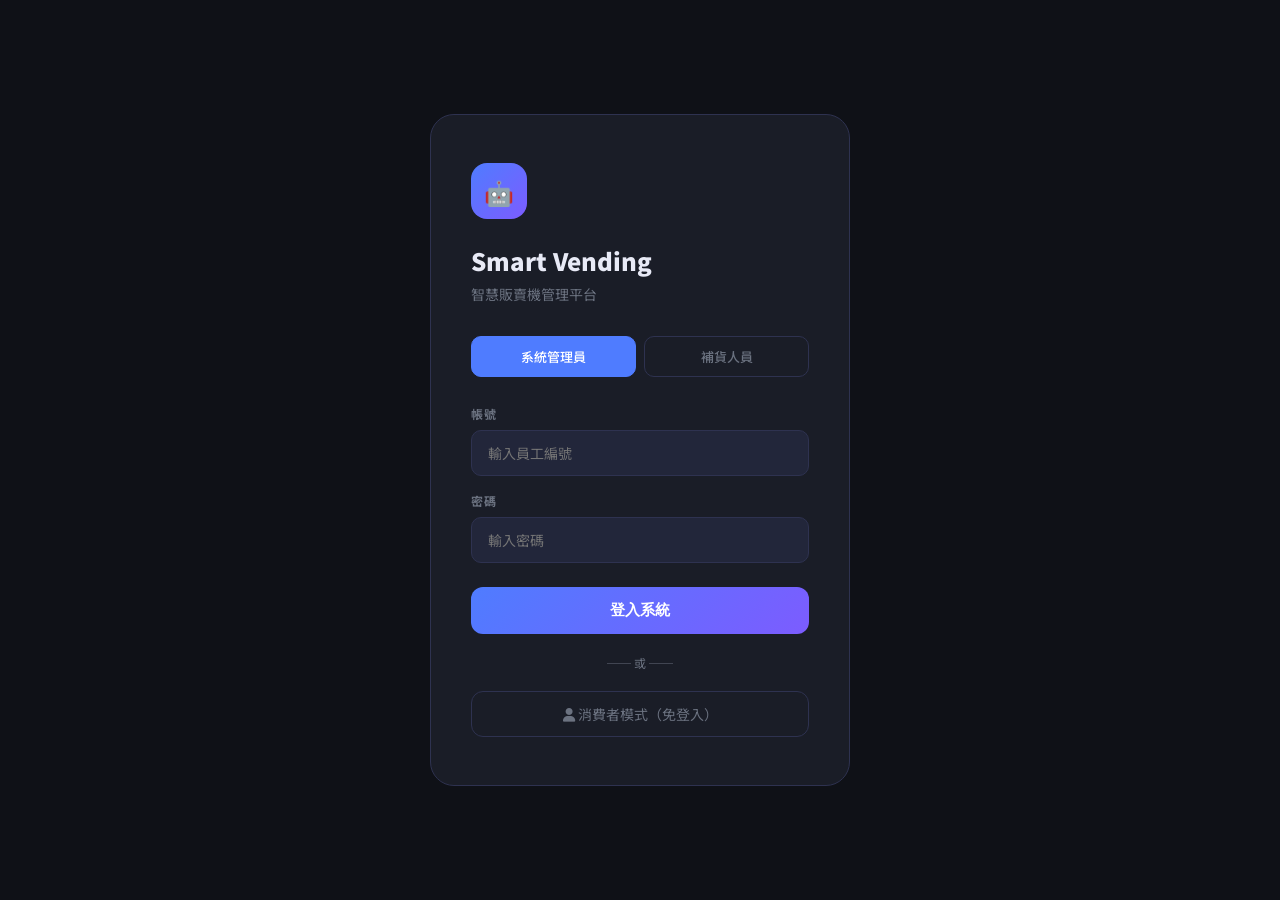
<file: frontend/smart-vending/index.html>
<!DOCTYPE html>
<html lang="zh-TW">
<head>
    <meta charset="UTF-8">
    <meta name="viewport" content="width=device-width, initial-scale=1.0">
    <title>智慧販賣機管理平台</title>
    <link rel="preconnect" href="https://fonts.googleapis.com">
    <link href="https://fonts.googleapis.com/css2?family=Noto+Sans+TC:wght@400;500;700;900&family=JetBrains+Mono:wght@400;700&display=swap" rel="stylesheet">
    <link rel="stylesheet" href="https://cdnjs.cloudflare.com/ajax/libs/font-awesome/6.0.0/css/all.min.css">
    <link rel="stylesheet" href="css/style.css">
</head>
<body>

<!-- ═══════════════ LOGIN ═══════════════ -->
<div id="login-screen">
    <div class="login-card">
        <div class="login-logo">🤖</div>
        <h1>Smart Vending</h1>
        <p>智慧販賣機管理平台</p>

        <div class="role-tabs" id="role-tabs">
            <button class="role-tab active" onclick="selectRole('admin', this)">系統管理員</button>
            <button class="role-tab" onclick="selectRole('staff', this)">補貨人員</button>
        </div>

        <div id="login-form">
            <div class="form-group">
                <label>帳號</label>
                <input type="text" id="inp-id" placeholder="輸入員工編號" />
            </div>
            <div class="form-group">
                <label>密碼</label>
                <input type="password" id="inp-pw" placeholder="輸入密碼" onkeydown="if(event.key==='Enter')doLogin()" />
            </div>
            <p class="error-msg" id="login-err">帳號或密碼錯誤，請重試</p>
            <button class="btn-login" onclick="doLogin()">登入系統</button>
            <div id="register-link" style="text-align:center;margin-top:12px;display:none">
                 
            </div>
        </div>
        <div id="register-form" style="display:none">
             <div class="form-group">
                <label>姓名</label>
                <input type="text" id="inp-reg-name" placeholder="輸入真實姓名" />
            </div>
            <div class="form-group">
                <label>帳號</label>
                <input type="text" id="inp-reg-account" placeholder="設定登入帳號" />
            </div>
            <div class="form-group">
                <label>密碼</label>
                <input type="password" id="inp-reg-pw" placeholder="設定密碼" />
            </div>
            <p class="error-msg" id="reg-err"></p>
            <button class="btn-login" onclick="doRegister()">註冊帳號</button>
            <button onclick="toggleRegister(false)" style="width:100%;margin-top:8px;padding:10px;background:transparent;border:none;color:var(--muted);cursor:pointer;font-family:inherit;">← 返回登入</button>
        </div>
        <div class="divider">── 或 ──</div>
        <button class="btn-consumer" onclick="loginConsumer()">
            <i class="fas fa-user mr-1"></i> 消費者模式（免登入）
        </button>
    </div>
</div>

<!-- ═══════════════ ADMIN ═══════════════ -->
<div id="admin-view">
    <aside>
        <div class="sidebar-header">
            <h2>⚡ Smart Vending</h2>
            <span class="badge" id="role-badge"></span>
        </div>
        <nav>
            <button class="nav-item active" id="nav-dashboard" onclick="switchTab('dashboard')">
                <i class="fas fa-home"></i> 營運概覽
            </button>
            <button class="nav-item" id="nav-machines" onclick="switchTab('machines')">
                <i class="fas fa-box-open"></i> 機台管理
            </button>
            <button class="nav-item" id="nav-tasks" onclick="switchTab('tasks')">
                <i class="fas fa-truck-loading"></i> 補貨任務
            </button>
            <button class="nav-item manager-only" id="nav-sales" onclick="switchTab('sales')" style="display:none">
                <i class="fas fa-chart-pie"></i> 銷售分析
            </button>
            <button class="nav-item manager-only" id="nav-teams" onclick="switchTab('teams')" style="display:none">
                <i class="fas fa-users"></i> 團隊管理
            </button>
            <button class="nav-item manager-only" id="nav-regions" onclick="switchTab('regions')" style="display:none">
                <i class="fas fa-map-marked-alt"></i> 地區管理
            </button>
            <button class="nav-item manager-only" id="nav-users" onclick="switchTab('users')" style="display:none">
                <i class="fas fa-user-shield"></i> 帳號管理
            </button>
            <button class="nav-item manager-only" id="nav-drinks" onclick="switchTab('drinks')" style="display:none">
                <i class="fas fa-mug-hot"></i> 飲料管理
            </button>
        </nav>
        <div class="sidebar-footer">
            <button class="btn-logout" onclick="logout()">
                <i class="fas fa-sign-out-alt"></i> 登出
            </button>
        </div>
    </aside>

    <button class="btn btn-ghost" onclick="refreshCurrentTab()" style="position:fixed;right:24px;bottom:24px;z-index:20;background:var(--surface);border:1px solid var(--border);box-shadow:0 4px 12px rgba(0,0,0,0.3);">🔄 刷新數據</button>    <main id="main-content"></main>
</div>

<!-- ═══════════════ CONSUMER ═══════════════ -->
<div id="consumer-view" style="display:none; min-height:100vh; background:linear-gradient(135deg,#1a1d27,#0f1117); align-items:center; justify-content:center; flex-direction:column; gap:16px;">
    <!-- 機台選擇列 -->
    <div id="machine-selector" style="display:flex;gap:8px;flex-wrap:wrap;justify-content:center;max-width:400px;padding:0 16px;"></div>
    <!-- 手機框 -->
    <div class="phone-frame">
        <div class="phone-top">
            <div class="phone-top-nav">
                <button onclick="logout()" style="background:rgba(255,255,255,.15);border:none;color:#fff;padding:6px 14px;border-radius:20px;cursor:pointer;font-size:13px;">← 返回</button>
                <span style="font-size:11px;opacity:.6;font-weight:700;text-transform:uppercase;letter-spacing:.1em;">附近販賣機</span>
                <div style="width:60px"></div>
            </div>
            <h3 id="consumer-machine-name">載入中...</h3>
            <p id="consumer-machine-id">機台編號: — </p>
        </div>
        <div class="phone-body">
            <p style="font-size:11px;color:var(--muted);font-weight:700;text-transform:uppercase;letter-spacing:.08em;margin-bottom:16px;">目前庫存狀態</p>
            <div id="consumer-inventory">
                <div style="text-align:center;color:var(--muted);padding:20px">載入中...</div>
            </div>
        </div>
    </div>
</div>

<!-- ═══════════════ MODAL: 改派補貨任務 ═══════════════ -->
<div class="modal-backdrop" id="modal-assign-task">
    <div class="modal">
        <h3>🚛 改派補貨任務</h3>
        <div class="form-group">
            <label>任務編號</label>
            <div style="color:var(--muted);font-family:var(--mono);font-size:14px;padding:8px;background:var(--surface2);border-radius:8px;" id="assign-task-id"></div>
        </div>
        <div class="form-group">
            <label>選擇新班組（只會覆蓋同一筆任務的 team，不會新增第二個 team）</label>
            <select id="assign-team-select" style="width:100%;padding:8px;border-radius:8px;border:1px solid var(--border);background:var(--surface2);color:var(--text);">
                <option value="">-- 載入中... --</option>
            </select>
        </div>
        <div class="modal-footer">
            <button class="btn btn-ghost" onclick="closeModal('modal-assign-task')">取消</button>
            <button class="btn btn-primary" onclick="submitAssignTask()">確認改派</button>
        </div>
    </div>
</div>

<!-- ═══════════════ MODAL: 新增分派任務 ═══════════════ -->
<div class="modal-backdrop" id="modal-new-assign">
    <div class="modal">
        <h3>➕ 新增分派任務</h3>
        <div class="form-group">
            <label>選擇機台</label>
            <input type="text" id="machine-search-input" placeholder="🔍 輸入機台名稱或地區篩選..."
                oninput="filterMachineOptions()"
                style="width:100%;padding:8px 12px;background:var(--surface2);border:1px solid var(--border);border-radius:8px 8px 0 0;color:var(--text);font-family:inherit;font-size:13px;border-bottom:none;" />
            <select id="new-assign-machine" size="4" onchange="updateAssignTeamOptions()"
                style="width:100%;padding:8px;border-radius:0 0 8px 8px;border:1px solid var(--border);background:var(--surface2);color:var(--text);font-family:inherit;">
                <option value="">-- 載入中... --</option>
            </select>
        </div>
        <div class="form-group">
            <label>班組</label>
            <select id="new-assign-team" style="width:100%;padding:8px;border-radius:8px;border:1px solid var(--border);background:var(--surface2);color:var(--text);">
                <option value="">-- 選擇班組 --</option>
            </select>
        </div>
        <div class="form-group">
            <label>任務類型</label>
            <input type="text" id="new-assign-type" placeholder="例：Regular Refill" value="Regular Refill" />
        </div>
        <div class="modal-footer">
            <button class="btn btn-ghost" onclick="closeModal('modal-new-assign')">取消</button>
            <button class="btn btn-primary" onclick="submitNewAssign()">確認新增</button>
        </div>
    </div>
</div>

<!-- ═══════════════ MODAL: 新增機台 ═══════════════ -->
<div class="modal-backdrop" id="modal-add-machine">
    <div class="modal modal-add-machine">
        <h3>➕ 新增販賣機台</h3>
        <div class="form-group">
            <label>機台名稱</label>
            <input type="text" id="new-vm-name" placeholder="例：NCCU 法學院 B1" />
        </div>
        <div class="form-group">
            <label>地區</label>
            <select id="new-vm-area">
                <option value="">請先載入地區...</option>
            </select>
        </div>
        <div class="form-group">
            <label>位置描述</label>
            <input type="text" id="new-vm-location" placeholder="例：法學院一樓走廊" />
        </div>
        <div class="form-group">
            <label>機台類型</label>
            <select id="new-vm-type" style="width:100%;padding:8px;border-radius:8px;border:1px solid var(--border);background:var(--surface2);color:var(--text);">
                <option value="Smart">Smart 智慧型</option>
                <option value="Traditional">Traditional 傳統型</option>
            </select>
        </div>
        <div class="form-group">
            <div style="display:flex;justify-content:space-between;align-items:center;margin-bottom:8px;">
                <label style="margin:0;">初始庫存設定</label>
                <button type="button" class="btn btn-ghost btn-sm" onclick="openModal('modal-add-drink')">+ 新增飲料</button>
            </div>
            <div id="new-vm-inventory" class="machine-inventory-picker">
                <div style="color:var(--muted);font-size:13px">載入飲料清單...</div>
            </div>
        </div>
        <div class="modal-footer">
            <button class="btn btn-ghost" onclick="closeModal('modal-add-machine')">取消</button>
            <button class="btn btn-primary" onclick="submitAddMachine()">新增</button>
        </div>
    </div>
</div>

<!-- ═══════════════ MODAL: 新增飲料 ═══════════════ -->
<div class="modal-backdrop" id="modal-add-drink">
    <div class="modal">
        <h3>🥤 新增飲料</h3>
        <div class="form-group">
            <label>飲料名稱</label>
            <input type="text" id="new-drink-name" placeholder="例：舒跑 500ml" />
        </div>
        <div class="form-group">
            <label>品牌</label>
            <input type="text" id="new-drink-brand" placeholder="例：統一" />
        </div>
        <div class="form-group">
            <label>價錢</label>
            <input type="number" id="new-drink-price" placeholder="例：30" />
        </div>
        <div class="modal-footer">
            <button class="btn btn-ghost" onclick="closeModal('modal-add-drink')">取消</button>
            <button class="btn btn-primary" onclick="submitAddDrink()">新增</button>
        </div>
    </div>
</div>

<!-- ═══════════════ MODAL: Staff 回報完成 ═══════════════ -->
<div class="modal-backdrop" id="modal-staff-complete">
    <div class="modal">
        <h3>✅ 回報補貨完成</h3>
        <div class="form-group">
            <label>任務編號</label>
            <div style="color:var(--muted);font-family:var(--mono);font-size:14px;padding:8px;background:var(--surface2);border-radius:8px;" id="staff-complete-task-id"></div>
        </div>
        <div id="staff-complete-items" style="display:flex;flex-direction:column;gap:10px;margin:16px 0;"></div>
        <div class="form-group">
            <label>備註（選填）</label>
            <input type="text" id="staff-complete-note" placeholder="例：機台外觀有刮傷" />
        </div>
        <div class="modal-footer">
            <button class="btn btn-ghost" onclick="closeModal('modal-staff-complete')">取消</button>
            <button class="btn btn-primary" onclick="submitStaffComplete()">確認送出</button>
        </div>
    </div>
</div>


<!-- ═══════════════ MODAL: 編輯庫存 ═══════════════ -->
<div class="modal-backdrop" id="modal-edit-inventory">
    <div class="modal" style="width:560px">
        <h3>📦 編輯庫存</h3>
        <div style="color:var(--muted);font-size:13px;margin-bottom:16px;" id="edit-inv-machine-name"></div>
        <div id="edit-inv-container" style="display:flex;flex-direction:column;gap:10px;max-height:400px;overflow-y:auto;">
            <div style="color:var(--muted);font-size:13px;">載入中...</div>
        </div>
        <div class="modal-footer">
            <button class="btn btn-ghost" onclick="closeModal('modal-edit-inventory')">取消</button>
            <button class="btn btn-primary" onclick="submitEditInventory()">儲存</button>
        </div>
    </div>
</div>


<!-- ═══════════════ MODAL: 創建 Staff ═══════════════ -->
<div class="modal-backdrop" id="modal-create-staff">
    <div class="modal">
        <h3>👤 創建 Staff</h3>
        <div class="form-group"><label>姓名</label><input type="text" id="create-staff-name" placeholder="例：林小華" /></div>
        <div class="form-group"><label>初始帳號</label><input type="text" id="create-staff-account" placeholder="例：staff03" /></div>
        <div class="form-group"><label>初始密碼</label><input type="password" id="create-staff-password" placeholder="例：staff123" /></div>
        <div class="form-group"><label>所屬班組</label><select id="create-staff-team" style="width:100%;padding:8px;border-radius:8px;border:1px solid var(--border);background:var(--surface2);color:var(--text);"></select></div>
        <div class="modal-footer">
            <button class="btn btn-ghost" onclick="closeModal('modal-create-staff')">取消</button>
            <button class="btn btn-primary" onclick="submitCreateStaff()">建立</button>
        </div>
    </div>
</div>

<!-- ═══════════════ MODAL: 飲料管理新增 ═══════════════ -->
<div class="modal-backdrop" id="modal-drink-manager-add">
    <div class="modal">
        <h3>🥤 新增飲料</h3>
        <div class="form-group"><label>飲料名稱</label><input type="text" id="drink-manager-name" placeholder="例：舒跑 500ml" /></div>
        <div class="form-group"><label>品牌</label><input type="text" id="drink-manager-brand" placeholder="例：維他露" /></div>
        <div class="form-group"><label>類別</label><input type="text" id="drink-manager-category" placeholder="例：運動飲料" /></div>
        <div class="form-group"><label>容量</label><input type="text" id="drink-manager-size" placeholder="例：500ml" /></div>
        <div class="modal-footer">
            <button class="btn btn-ghost" onclick="closeModal('modal-drink-manager-add')">取消</button>
            <button class="btn btn-primary" onclick="submitDrinkManagerAdd()">新增</button>
        </div>
    </div>
</div>

<!-- ═══════════════ MODAL: 任務補貨明細 ═══════════════ -->
<div class="modal-backdrop" id="modal-refill-details">
    <div class="modal" style="width:560px">
        <h3>📋 補貨明細</h3>
        <div id="refill-details-container" style="display:flex;flex-direction:column;gap:10px;margin:16px 0;"></div>
        <div class="modal-footer"><button class="btn btn-ghost" onclick="closeModal('modal-refill-details')">關閉</button></div>
    </div>
</div>

<!-- ═══════════════ MODAL: 飲料管理編輯 ═══════════════ -->
<div class="modal-backdrop" id="modal-drink-manager-edit">
    <div class="modal">
        <h3>✏️ 編輯飲料 <span id="edit-drink-id" style="color:var(--muted);font-size:14px"></span></h3>
        <div class="form-group"><label>飲料名稱</label><input type="text" id="edit-drink-name" /></div>
        <div class="form-group"><label>品牌</label><input type="text" id="edit-drink-brand" /></div>
        <div class="form-group"><label>類別</label><input type="text" id="edit-drink-category" /></div>
        <div class="form-group"><label>容量</label><input type="text" id="edit-drink-size" /></div>
        <div class="form-group"><label>狀態</label><select id="edit-drink-status" style="width:100%;padding:8px;border-radius:8px;border:1px solid var(--border);background:var(--surface2);color:var(--text);"><option value="Active">Active</option><option value="Inactive">Inactive</option></select></div>
        <div class="modal-footer">
            <button class="btn btn-ghost" onclick="closeModal('modal-drink-manager-edit')">取消</button>
            <button class="btn btn-primary" onclick="submitDrinkManagerEdit()">儲存</button>
        </div>
    </div>
</div>

<!-- ═══════════════ MODAL: 新增地區 ═══════════════ -->
<div class="modal-backdrop" id="modal-add-region">
    <div class="modal">
        <h3>📍 新增地區</h3>
        <div class="form-group">
            <label>地區名稱</label>
            <input type="text" id="new-region-name" placeholder="例：中正區" />
        </div>
        <div class="form-group">
            <label>負責 Manager</label>
            <select id="new-region-manager-id"><option value="">請先載入 Manager...</option></select>
        </div>
        <div class="form-group">
            <label>描述（選填）</label>
            <input type="text" id="new-region-description" placeholder="例：政大周邊校園機台" />
        </div>
        <div class="modal-footer">
            <button class="btn btn-ghost" onclick="closeModal('modal-add-region')">取消</button>
            <button class="btn btn-primary" onclick="submitAddRegion()">新增</button>
        </div>
    </div>
</div>

<!-- ═══════════════ MODAL: 編輯地區 ═══════════════ -->
<div class="modal-backdrop" id="modal-edit-region">
    <div class="modal">
        <h3>✏️ 編輯地區 <span id="edit-region-id" style="color:var(--muted);font-size:14px"></span></h3>
        <div class="form-group">
            <label>地區名稱</label>
            <input type="text" id="edit-region-name" />
        </div>
        <div class="form-group">
            <label>負責 Manager</label>
            <select id="edit-region-manager-id"><option value="">請先載入 Manager...</option></select>
        </div>
        <div class="form-group">
            <label>描述（選填）</label>
            <input type="text" id="edit-region-description" />
        </div>
        <div class="modal-footer">
            <button class="btn btn-ghost" onclick="closeModal('modal-edit-region')">取消</button>
            <button class="btn btn-primary" onclick="submitEditRegion()">儲存</button>
        </div>
    </div>
</div>

<!-- ═══════════════ MODAL: 新增班組 ═══════════════ -->
<div class="modal-backdrop" id="modal-add-team">
    <div class="modal">
        <h3>👥 新增班組</h3>
        <div class="form-group">
            <label>班組名稱</label>
            <input type="text" id="new-team-name" placeholder="例：D Team" />
        </div>
        <div class="form-group">
            <label>負責地區</label>
            <select id="new-team-region" style="width:100%;padding:8px;border-radius:8px;border:1px solid var(--border);background:var(--surface2);color:var(--text);">
                <option value="">請先載入地區...</option>
            </select>
        </div>
        <div class="modal-footer">
            <button class="btn btn-ghost" onclick="closeModal('modal-add-team')">取消</button>
            <button class="btn btn-primary" onclick="submitAddTeam()">新增</button>
        </div>
    </div>
</div>

<!-- ═══════════════ MODAL: 新增成員到班組 ═══════════════ -->
<div class="modal-backdrop" id="modal-add-staff">
    <div class="modal">
        <h3>➕ 新增成員</h3>
        <div style="color:var(--muted);font-size:13px;margin-bottom:16px;" id="add-staff-team-label"></div>
        <div class="form-group">
            <label>搜尋有效帳號</label>
            <input type="text" id="add-staff-search" placeholder="🔍 搜尋 User ID、姓名、帳號或角色..." oninput="filterAddStaffCandidates()" />
            <input type="hidden" id="add-staff-id" />
        </div>
        <div id="add-staff-candidates" style="display:flex;flex-direction:column;gap:8px;max-height:300px;overflow-y:auto;margin-top:12px;">
            <div style="color:var(--muted);font-size:13px;">請先載入帳號...</div>
        </div>
        <div class="modal-footer">
            <button class="btn btn-ghost" onclick="closeModal('modal-add-staff')">取消</button>
            <button class="btn btn-primary" onclick="submitAddStaff()">加入</button>
        </div>
    </div>
</div>

<!-- ═══════════════ TOAST ═══════════════ -->
<div id="toast"></div>

<!-- ═══════════════ SCRIPTS ═══════════════ -->
<script src="js/config.js"></script>
<script src="js/api.js"></script>
<script src="js/auth.js"></script>
<script src="js/machines.js"></script>
<script src="js/tasks.js"></script>
<script src="js/sales.js"></script>
<script src="js/drinks.js"></script>
<script src="js/regions.js"></script>
<script src="js/app.js"></script>
<script src="js/teams.js"></script>

</body>
</html>
</file>
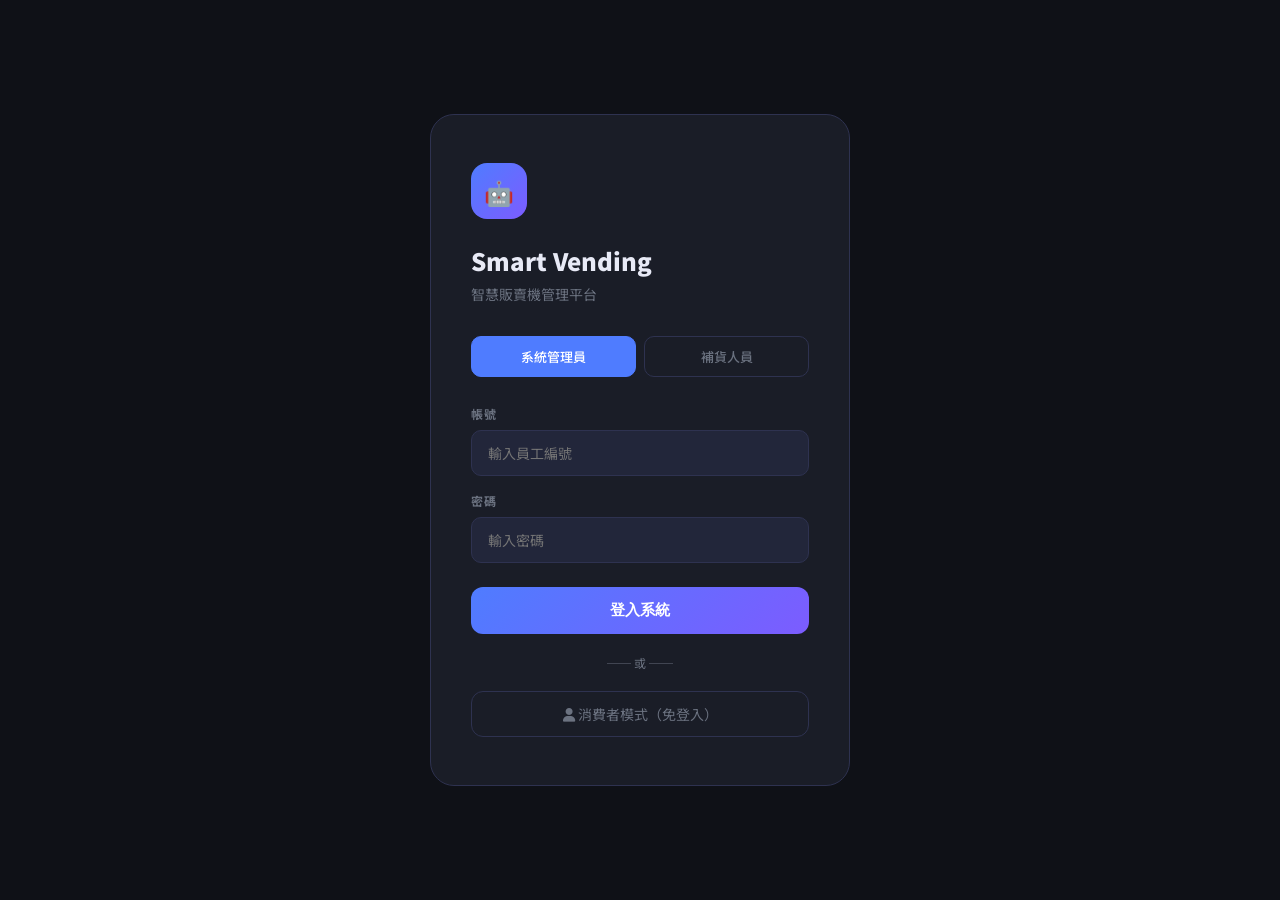
<file: 資庫期末.html>
<!DOCTYPE html>
<html lang="zh-TW">
<head>
    <meta charset="UTF-8">
    <meta name="viewport" content="width=device-width, initial-scale=1.0">
    <title>智慧販賣機管理平台</title>
    <link rel="preconnect" href="https://fonts.googleapis.com">
    <link href="https://fonts.googleapis.com/css2?family=Noto+Sans+TC:wght@400;500;700;900&family=JetBrains+Mono:wght@400;700&display=swap" rel="stylesheet">
    <link rel="stylesheet" href="https://cdnjs.cloudflare.com/ajax/libs/font-awesome/6.0.0/css/all.min.css">
    <style>
        :root {
            --bg: #0f1117;
            --surface: #1a1d27;
            --surface2: #22263a;
            --border: #2e3250;
            --accent: #4f7cff;
            --accent2: #7c5cff;
            --success: #22c55e;
            --warn: #f59e0b;
            --danger: #ef4444;
            --text: #e8eaf6;
            --muted: #6b7280;
            --mono: 'JetBrains Mono', monospace;
        }

        * { box-sizing: border-box; margin: 0; padding: 0; }
        body { font-family: 'Noto Sans TC', sans-serif; background: var(--bg); color: var(--text); overflow-x: hidden; }

        /* ── LOGIN ── */
        #login-screen {
            position: fixed; inset: 0; z-index: 200;
            background: var(--bg);
            display: flex; align-items: center; justify-content: center;
        }
        .login-card {
            background: var(--surface);
            border: 1px solid var(--border);
            border-radius: 24px;
            padding: 48px 40px;
            width: 420px;
            animation: slideUp .4s ease;
        }
        @keyframes slideUp { from { opacity:0; transform:translateY(20px); } to { opacity:1; transform:none; } }
        .login-logo {
            width: 56px; height: 56px;
            background: linear-gradient(135deg, var(--accent), var(--accent2));
            border-radius: 16px;
            display: flex; align-items: center; justify-content: center;
            font-size: 24px; margin-bottom: 24px;
        }
        .login-card h1 { font-size: 24px; font-weight: 900; margin-bottom: 6px; }
        .login-card p { color: var(--muted); font-size: 14px; margin-bottom: 32px; }
        .role-tabs { display: flex; gap: 8px; margin-bottom: 28px; }
        .role-tab {
            flex: 1; padding: 10px; border-radius: 10px; border: 1px solid var(--border);
            background: transparent; color: var(--muted); cursor: pointer;
            font-family: inherit; font-size: 13px; font-weight: 500;
            transition: all .2s;
        }
        .role-tab.active { background: var(--accent); border-color: var(--accent); color: #fff; }
        .form-group { margin-bottom: 16px; }
        .form-group label { display: block; font-size: 12px; font-weight: 700; color: var(--muted); text-transform: uppercase; letter-spacing: .05em; margin-bottom: 8px; }
        .form-group input {
            width: 100%; padding: 12px 16px;
            background: var(--surface2); border: 1px solid var(--border);
            border-radius: 10px; color: var(--text);
            font-family: inherit; font-size: 14px;
            transition: border-color .2s;
        }
        .form-group input:focus { outline: none; border-color: var(--accent); }
        .btn-login {
            width: 100%; padding: 14px;
            background: linear-gradient(135deg, var(--accent), var(--accent2));
            border: none; border-radius: 12px;
            color: #fff; font-weight: 700; font-size: 15px;
            cursor: pointer; transition: opacity .2s;
            margin-top: 8px;
        }
        .btn-login:hover { opacity: .9; }
        .divider { text-align: center; color: var(--muted); font-size: 12px; margin: 20px 0; }
        .btn-consumer {
            width: 100%; padding: 12px;
            background: transparent; border: 1px solid var(--border);
            border-radius: 12px; color: var(--muted);
            cursor: pointer; font-family: inherit; font-size: 14px;
            transition: all .2s;
        }
        .btn-consumer:hover { border-color: var(--text); color: var(--text); }
        .error-msg { color: var(--danger); font-size: 13px; margin-top: 10px; display: none; }

        /* ── LAYOUT ── */
        #admin-view { display: none; min-height: 100vh; }
        aside {
            position: fixed; top: 0; left: 0; bottom: 0; width: 240px;
            background: var(--surface); border-right: 1px solid var(--border);
            display: flex; flex-direction: column; z-index: 10;
        }
        .sidebar-header { padding: 28px 24px 20px; border-bottom: 1px solid var(--border); }
        .sidebar-header h2 { font-size: 15px; font-weight: 900; color: var(--accent); }
        .sidebar-header .badge {
            display: inline-block; margin-top: 6px;
            font-size: 10px; font-weight: 700; letter-spacing: .1em;
            text-transform: uppercase; color: var(--muted);
        }
        nav { flex: 1; padding: 16px 12px; display: flex; flex-direction: column; gap: 4px; }
        .nav-item {
            display: flex; align-items: center; gap: 12px;
            padding: 10px 12px; border-radius: 10px;
            color: var(--muted); background: transparent; border: none;
            font-family: inherit; font-size: 14px; cursor: pointer;
            transition: all .15s; text-align: left; width: 100%;
        }
        .nav-item:hover { background: var(--surface2); color: var(--text); }
        .nav-item.active { background: rgba(79,124,255,.15); color: var(--accent); }
        .nav-item i { width: 18px; text-align: center; }
        .sidebar-footer { padding: 16px 12px; border-top: 1px solid var(--border); }
        .btn-logout {
            display: flex; align-items: center; gap: 12px;
            padding: 10px 12px; border-radius: 10px;
            color: var(--danger); background: transparent; border: none;
            font-family: inherit; font-size: 14px; cursor: pointer;
            transition: background .15s; width: 100%;
        }
        .btn-logout:hover { background: rgba(239,68,68,.1); }

        main { margin-left: 240px; padding: 40px; min-height: 100vh; }
        .page-header { margin-bottom: 32px; }
        .page-header h2 { font-size: 28px; font-weight: 900; }
        .page-header p { color: var(--muted); font-size: 14px; margin-top: 4px; }

        /* ── CARDS ── */
        .grid-2 { display: grid; grid-template-columns: 1fr 1fr; gap: 20px; }
        .grid-3 { display: grid; grid-template-columns: repeat(3, 1fr); gap: 20px; }
        .card {
            background: var(--surface); border: 1px solid var(--border);
            border-radius: 16px; padding: 24px;
        }
        .stat-card { }
        .stat-card .label { font-size: 11px; font-weight: 700; text-transform: uppercase; letter-spacing: .08em; color: var(--muted); margin-bottom: 12px; }
        .stat-card .value { font-size: 40px; font-weight: 900; font-family: var(--mono); line-height: 1; }
        .stat-card .sub { font-size: 12px; color: var(--muted); margin-top: 6px; }
        .accent-blue { color: var(--accent); }
        .accent-red { color: var(--danger); }
        .accent-yellow { color: var(--warn); }
        .accent-green { color: var(--success); }

        /* ── TABLE ── */
        table { width: 100%; border-collapse: collapse; }
        th { font-size: 11px; font-weight: 700; text-transform: uppercase; letter-spacing: .08em; color: var(--muted); padding: 0 16px 12px; text-align: left; }
        td { padding: 14px 16px; font-size: 14px; border-top: 1px solid var(--border); }
        tr:hover td { background: var(--surface2); }
        .badge { display: inline-flex; align-items: center; gap: 5px; padding: 4px 10px; border-radius: 20px; font-size: 11px; font-weight: 700; }
        .badge-ok { background: rgba(34,197,94,.12); color: var(--success); }
        .badge-warn { background: rgba(245,158,11,.12); color: var(--warn); }
        .badge-err { background: rgba(239,68,68,.12); color: var(--danger); }

        /* ── BUTTONS ── */
        .btn { padding: 8px 16px; border-radius: 8px; border: none; cursor: pointer; font-family: inherit; font-size: 13px; font-weight: 700; transition: all .15s; }
        .btn-primary { background: var(--accent); color: #fff; }
        .btn-primary:hover { background: #3a6bff; }
        .btn-ghost { background: var(--surface2); color: var(--text); border: 1px solid var(--border); }
        .btn-ghost:hover { border-color: var(--accent); }

        /* ── MODAL ── */
        .modal-backdrop {
            position: fixed; inset: 0; background: rgba(0,0,0,.6);
            z-index: 100; display: none; align-items: center; justify-content: center;
        }
        .modal-backdrop.open { display: flex; }
        .modal {
            background: var(--surface); border: 1px solid var(--border);
            border-radius: 20px; padding: 32px; width: 480px;
            animation: slideUp .25s ease;
        }
        .modal h3 { font-size: 18px; font-weight: 900; margin-bottom: 20px; }
        .modal-footer { display: flex; gap: 10px; justify-content: flex-end; margin-top: 24px; }

        /* ── CHART BAR ── */
        .bar-row { display: flex; align-items: center; gap: 12px; margin-bottom: 16px; }
        .bar-label { width: 100px; font-size: 13px; color: var(--muted); flex-shrink: 0; }
        .bar-track { flex: 1; height: 8px; background: var(--surface2); border-radius: 4px; overflow: hidden; }
        .bar-fill { height: 100%; border-radius: 4px; background: linear-gradient(90deg, var(--accent), var(--accent2)); transition: width .8s ease; }
        .bar-val { width: 60px; font-size: 13px; font-weight: 700; font-family: var(--mono); text-align: right; }

        /* ── CONSUMER ── */
        #consumer-view {
            display: none; min-height: 100vh;
            background: linear-gradient(135deg, #1a1d27 0%, #0f1117 100%);
            align-items: center; justify-content: center;
        }
        .phone-frame {
            width: 360px; background: var(--surface);
            border: 1px solid var(--border); border-radius: 40px;
            overflow: hidden; box-shadow: 0 40px 80px rgba(0,0,0,.5);
        }
        .phone-top {
            background: linear-gradient(135deg, var(--accent), var(--accent2));
            padding: 28px 24px 32px; color: #fff;
        }
        .phone-top-nav { display: flex; justify-content: space-between; align-items: center; margin-bottom: 20px; }
        .phone-top h3 { font-size: 20px; font-weight: 900; }
        .phone-top p { font-size: 12px; opacity: .7; margin-top: 4px; }
        .phone-body { padding: 24px; }
        .stock-item {
            display: flex; justify-content: space-between; align-items: center;
            padding: 16px; background: var(--surface2); border-radius: 14px;
            margin-bottom: 10px; border: 1px solid var(--border);
        }
        .stock-item .name { font-weight: 700; font-size: 14px; }
        .stock-item .price { font-size: 12px; color: var(--muted); margin-top: 2px; }

        /* toast */
        #toast {
            position: fixed; bottom: 30px; left: 50%; transform: translateX(-50%);
            background: var(--surface2); border: 1px solid var(--border);
            padding: 12px 24px; border-radius: 40px;
            font-size: 14px; font-weight: 500;
            opacity: 0; transition: opacity .3s; pointer-events: none;
            z-index: 999;
        }
        #toast.show { opacity: 1; }
    </style>
</head>
<body>

<!-- ═══════════════ LOGIN ═══════════════ -->
<div id="login-screen">
    <div class="login-card">
        <div class="login-logo">🤖</div>
        <h1>Smart Vending</h1>
        <p>智慧販賣機管理平台</p>

        <div class="role-tabs">
            <button class="role-tab active" onclick="selectRole('admin', this)">系統管理員</button>
            <button class="role-tab" onclick="selectRole('staff', this)">補貨人員</button>
        </div>

        <div id="login-form">
            <div class="form-group">
                <label>帳號</label>
                <input type="text" id="inp-id" placeholder="輸入員工編號" />
            </div>
            <div class="form-group">
                <label>密碼</label>
                <input type="password" id="inp-pw" placeholder="輸入密碼" onkeydown="if(event.key==='Enter')doLogin()" />
            </div>
            <p class="error-msg" id="login-err">帳號或密碼錯誤，請重試</p>
            <button class="btn-login" onclick="doLogin()">登入系統</button>
        </div>

        <div class="divider">── 或 ──</div>
        <button class="btn-consumer" onclick="loginConsumer()">
            <i class="fas fa-user mr-1"></i> 消費者模式（免登入）
        </button>
    </div>
</div>

<!-- ═══════════════ ADMIN ═══════════════ -->
<div id="admin-view">
    <aside>
        <div class="sidebar-header">
            <h2>⚡ Smart Vending</h2>
            <span class="badge" id="role-badge"></span>
        </div>
        <nav>
            <button class="nav-item active" id="nav-dashboard" onclick="switchTab('dashboard')">
                <i class="fas fa-home"></i> 營運概覽
            </button>
            <button class="nav-item" id="nav-machines" onclick="switchTab('machines')">
                <i class="fas fa-box-open"></i> 機台管理
            </button>
            <button class="nav-item" id="nav-tasks" onclick="switchTab('tasks')">
                <i class="fas fa-truck-loading"></i> 補貨任務
            </button>
            <button class="nav-item" id="nav-sales" onclick="switchTab('sales')">
                <i class="fas fa-chart-pie"></i> 銷售分析
            </button>
        </nav>
        <div class="sidebar-footer">
            <button class="btn-logout" onclick="logout()">
                <i class="fas fa-sign-out-alt"></i> 登出
            </button>
        </div>
    </aside>

    <main id="main-content"></main>
</div>

<!-- ═══════════════ CONSUMER ═══════════════ -->
<div id="consumer-view" style="display:none; min-height:100vh; background:linear-gradient(135deg,#1a1d27,#0f1117); align-items:center; justify-content:center;">
    <div class="phone-frame">
        <div class="phone-top">
            <div class="phone-top-nav">
                <button onclick="logout()" style="background:rgba(255,255,255,.15);border:none;color:#fff;padding:6px 14px;border-radius:20px;cursor:pointer;font-size:13px;">
                    ← 返回
                </button>
                <span style="font-size:11px;opacity:.6;font-weight:700;text-transform:uppercase;letter-spacing:.1em;">附近販賣機</span>
                <div style="width:60px"></div>
            </div>
            <h3>NCCU 商學院 1F</h3>
            <p>機台編號: VM-001 ｜ 距離 120m</p>
        </div>
        <div class="phone-body">
            <p style="font-size:11px;color:var(--muted);font-weight:700;text-transform:uppercase;letter-spacing:.08em;margin-bottom:16px;">目前庫存狀態</p>
            <div class="stock-item">
                <div><div class="name">可口可樂 330ml</div><div class="price">NT$ 30</div></div>
                <span class="badge badge-ok">✓ 充足</span>
            </div>
            <div class="stock-item">
                <div><div class="name">原萃綠茶 500ml</div><div class="price">NT$ 25</div></div>
                <span class="badge badge-warn">⚠ 剩餘 2 瓶</span>
            </div>
            <div class="stock-item" style="opacity:.5">
                <div><div class="name">美粒果柳橙</div><div class="price">NT$ 35</div></div>
                <span class="badge badge-err">✕ 售罄</span>
            </div>
            <p style="font-size:11px;color:var(--muted);margin-top:20px;text-align:center;">點擊機台位置可切換其他區域</p>
        </div>
    </div>
</div>

<!-- ═══════════════ MODAL: 補貨完成 ═══════════════ -->
<div class="modal-backdrop" id="modal-restock">
    <div class="modal">
        <h3>✅ 更新補貨進度</h3>
        <div class="form-group">
            <label>任務編號</label>
            <input type="text" id="modal-task-id" readonly style="background:var(--bg);color:var(--muted);" />
        </div>
        <div class="form-group">
            <label>實際補貨數量（可樂）</label>
            <input type="number" id="modal-qty-cola" value="20" />
        </div>
        <div class="form-group">
            <label>實際補貨數量（紅茶）</label>
            <input type="number" id="modal-qty-tea" value="15" />
        </div>
        <div class="form-group">
            <label>備註</label>
            <input type="text" id="modal-note" placeholder="選填，例如：機台外觀破損" />
        </div>
        <div class="modal-footer">
            <button class="btn btn-ghost" onclick="closeModal('modal-restock')">取消</button>
            <button class="btn btn-primary" onclick="submitRestock()">確認送出</button>
        </div>
    </div>
</div>

<!-- ═══════════════ MODAL: 新增機台 ═══════════════ -->
<div class="modal-backdrop" id="modal-add-machine">
    <div class="modal">
        <h3>➕ 新增販賣機台</h3>
        <div class="form-group">
            <label>機台名稱</label>
            <input type="text" id="new-vm-name" placeholder="例：NCCU 法學院 B1" />
        </div>
        <div class="form-group">
            <label>地區</label>
            <input type="text" id="new-vm-area" placeholder="例：文山區" />
        </div>
        <div class="form-group">
            <label>位置描述</label>
            <input type="text" id="new-vm-location" placeholder="例：法學院一樓走廊" />
        </div>
        <div class="modal-footer">
            <button class="btn btn-ghost" onclick="closeModal('modal-add-machine')">取消</button>
            <button class="btn btn-primary" onclick="submitAddMachine()">新增</button>
        </div>
    </div>
</div>

<!-- ═══════════════ TOAST ═══════════════ -->
<div id="toast"></div>

<script>
/* ══════════════════════════════════════════════════════
   設定：後端串接時只需改這裡的 BASE_URL
   開發中（後端還沒好）→ USE_MOCK = true
   後端跑起來後        → USE_MOCK = false
══════════════════════════════════════════════════════ */
const BASE_URL = 'http://localhost:8080/api';
const USE_MOCK = true; // ← 後端好了改成 false

/* ══════════════════════════════════════════════════════
   TOKEN 管理
   對應 API 規格 §1.3、§15
══════════════════════════════════════════════════════ */
let accessToken = null;
let refreshToken = null;
let currentUser = null; // { user_id, user_name, user_type }

// 所有需要登入的 API 都透過這個函式送出，自動帶 Authorization header
async function apiFetch(method, path, body = null) {
    const headers = { 'Content-Type': 'application/json' };
    if (accessToken) headers['Authorization'] = `Bearer ${accessToken}`;

    const res = await fetch(BASE_URL + path, {
        method,
        headers,
        body: body ? JSON.stringify(body) : null,
    });

    // access_token 過期（401）→ 自動嘗試用 refresh_token 換新的
    if (res.status === 401 && refreshToken) {
        const refreshed = await tryRefreshToken();
        if (refreshed) {
            // 用新 token 重打一次
            headers['Authorization'] = `Bearer ${accessToken}`;
            return fetch(BASE_URL + path, { method, headers, body: body ? JSON.stringify(body) : null });
        } else {
            // refresh 也失敗 → 登出
            logout();
            return;
        }
    }
    return res;
}

// POST /auth/refresh — 對應 API 規格 §2.2
async function tryRefreshToken() {
    try {
        const res = await fetch(BASE_URL + '/auth/refresh', {
            method: 'POST',
            headers: { 'Content-Type': 'application/json' },
            body: JSON.stringify({ refresh_token: refreshToken }),
        });
        const data = await res.json();
        if (data.success) {
            accessToken = data.data.access_token;
            return true;
        }
    } catch (e) {}
    return false;
}

/* ══════════════════════════════════════════════════════
   MOCK DATA（後端還沒好時使用）
   欄位名稱完全對齊 API 規格的 Response 格式
══════════════════════════════════════════════════════ */
const MOCK = {
    // GET /machines response → data[]
    machines: [
        { machine_id: 1, machine_name: "商學院 1F",   region_name: "文山區", status: "Normal",   inventory: [{drink_name:"可口可樂",quantity:18},{drink_name:"原萃綠茶",quantity:2},{drink_name:"美粒果",quantity:0}] },
        { machine_id: 2, machine_name: "圖書館 B1",   region_name: "文山區", status: "Low",      inventory: [{drink_name:"可口可樂",quantity:5},{drink_name:"原萃綠茶",quantity:12},{drink_name:"美粒果",quantity:8}] },
        { machine_id: 3, machine_name: "行政大樓 1F", region_name: "文山區", status: "Critical", inventory: [{drink_name:"可口可樂",quantity:1},{drink_name:"原萃綠茶",quantity:0},{drink_name:"美粒果",quantity:0}] },
        { machine_id: 4, machine_name: "學生活動中心",region_name: "大安區", status: "Normal",   inventory: [{drink_name:"可口可樂",quantity:20},{drink_name:"原萃綠茶",quantity:19},{drink_name:"美粒果",quantity:15}] },
    ],
    // GET /refill-tasks response → data[]
    tasks: [
        { refilltask_id: 101, region_name: "文山區", team_name: "A Team", task_date: "2026-05-09", task_type: "Regular Refill", status: "Pending",     details: [{drink_name:"可口可樂",planned_quantity:20},{drink_name:"原萃綠茶",planned_quantity:15}] },
        { refilltask_id: 102, region_name: "大安區", team_name: "B Team", task_date: "2026-05-08", task_type: "Regular Refill", status: "Completed",   details: [{drink_name:"可口可樂",planned_quantity:5},{drink_name:"原萃綠茶",planned_quantity:5}] },
    ],
    // GET /analytics/top-drinks response → data[]
    topDrinks: [
        { drink_name: "原萃綠茶", total_quantity: 842, total_revenue: 21050 },
        { drink_name: "可口可樂", total_quantity: 621, total_revenue: 18630 },
        { drink_name: "美粒果",   total_quantity: 390, total_revenue: 13650 },
        { drink_name: "雀巢咖啡", total_quantity: 275, total_revenue: 9625  },
    ],
    // GET /analytics/sales-summary response → data[]
    salesSummary: [
        { label: "05/03", total_quantity: 120, total_revenue: 4200 },
        { label: "05/04", total_quantity: 150, total_revenue: 5250 },
        { label: "05/05", total_quantity: 98,  total_revenue: 3430 },
        { label: "05/06", total_quantity: 173, total_revenue: 6055 },
        { label: "05/07", total_quantity: 142, total_revenue: 4970 },
        { label: "05/08", total_quantity: 188, total_revenue: 6580 },
        { label: "05/09", total_quantity: 206, total_revenue: 7210 },
    ],
};

/* ══════════════════════════════════════════════════════
   AUTH
   對應 API 規格 §2（Authentication API）
══════════════════════════════════════════════════════ */
let selectedLoginRole = 'admin';

function selectRole(role, el) {
    selectedLoginRole = role;
    document.querySelectorAll('.role-tab').forEach(t => t.classList.remove('active'));
    el.classList.add('active');
}

// POST /auth/login — 對應 API 規格 §2.1
async function doLogin() {
    const account = document.getElementById('inp-id').value.trim();
    const password = document.getElementById('inp-pw').value.trim();
    const err = document.getElementById('login-err');
    err.style.display = 'none';

    if (!account || !password) { err.textContent = '請填寫帳號與密碼'; err.style.display = 'block'; return; }

    if (USE_MOCK) {
        // ── Mock 模式：模擬後端回傳 ──
        const mockUsers = {
            manager01: { password: 'admin123', user_id: 1, user_name: '王小明', user_type: 'Manager' },
            staff01:   { password: 'staff123', user_id: 2, user_name: '陳大文', user_type: 'Staff'   },
        };
        const found = mockUsers[account];
        if (!found || found.password !== password) {
            err.textContent = '帳號或密碼錯誤，請重試'; err.style.display = 'block'; return;
        }
        accessToken  = 'mock_access_token';
        refreshToken = 'mock_refresh_token';
        currentUser  = { user_id: found.user_id, user_name: found.user_name, user_type: found.user_type };
        enterSystem();
        return;
    }

    // ── 真實 API 模式 ──
    // Request Body: { account, password }
    // Response: { success, data: { user_id, user_name, user_type, access_token, refresh_token } }
    try {
        const res = await fetch(BASE_URL + '/auth/login', {
            method: 'POST',
            headers: { 'Content-Type': 'application/json' },
            body: JSON.stringify({ account, password }),
        });
        const data = await res.json();
        if (!data.success) {
            err.textContent = data.message || '帳號或密碼錯誤'; err.style.display = 'block'; return;
        }
        accessToken  = data.data.access_token;
        refreshToken = data.data.refresh_token;
        currentUser  = { user_id: data.data.user_id, user_name: data.data.user_name, user_type: data.data.user_type };
        enterSystem();
    } catch (e) {
        err.textContent = '無法連線至伺服器，請確認後端是否啟動'; err.style.display = 'block';
    }
}

function loginConsumer() {
    document.getElementById('login-screen').style.display = 'none';
    document.getElementById('consumer-view').style.display = 'flex';
}

function enterSystem() {
    document.getElementById('login-screen').style.display = 'none';
    document.getElementById('admin-view').style.display = 'block';
    document.getElementById('role-badge').textContent = currentUser.user_name + ' · ' + currentUser.user_type;

    // Staff 看不到銷售分析（前端畫面控制，後端仍會擋權限）
    document.getElementById('nav-sales').style.display =
        currentUser.user_type === 'Manager' ? 'flex' : 'none';

    switchTab('dashboard');
}

// POST /auth/logout — 對應 API 規格 §2.3
async function logout() {
    if (!USE_MOCK && accessToken) {
        try {
            await apiFetch('POST', '/auth/logout', { refresh_token: refreshToken });
        } catch (e) {}
    }
    accessToken = refreshToken = currentUser = null;
    location.reload();
}

/* ══════════════════════════════════════════════════════
   TABS
══════════════════════════════════════════════════════ */
function switchTab(tab) {
    document.querySelectorAll('.nav-item').forEach(b => b.classList.remove('active'));
    const el = document.getElementById('nav-' + tab);
    if (el) el.classList.add('active');
    const area = document.getElementById('main-content');

    if (tab === 'dashboard') renderDashboard(area);
    else if (tab === 'machines') renderMachines(area);
    else if (tab === 'tasks') renderTasks(area);
    else if (tab === 'sales') renderSales(area);
}

/* ══════════════════════════════════════════════════════
   DASHBOARD
   使用：GET /machines + GET /refill-tasks
   對應 API 規格 §5.1、§10.1
══════════════════════════════════════════════════════ */
async function renderDashboard(area) {
    area.innerHTML = loadingHTML('載入概覽中...');

    let machines, tasks;
    if (USE_MOCK) {
        machines = MOCK.machines;
        tasks    = MOCK.tasks;
    } else {
        // GET /machines → { success, data: [ {machine_id, machine_name, region_name, status, ...} ] }
        const [mRes, tRes] = await Promise.all([
            apiFetch('GET', '/machines'),
            apiFetch('GET', '/refill-tasks'),
        ]);
        machines = (await mRes.json()).data;
        tasks    = (await tRes.json()).data;
    }

    const pending  = tasks.filter(t => t.status === 'Pending').length;
    const critical = machines.filter(m => m.status === 'Critical').length;
    const low      = machines.filter(m => m.status === 'Low').length;

    area.innerHTML = `
        <div class="page-header">
            <h2>營運概覽</h2>
            <p>即時監控所有販賣機狀態｜登入身份：${currentUser.user_name}</p>
        </div>
        <div class="grid-3" style="margin-bottom:20px">
            <div class="card stat-card">
                <div class="label">待補貨任務</div>
                <div class="value accent-blue">${pending}</div>
                <div class="sub">單待處理</div>
            </div>
            <div class="card stat-card">
                <div class="label">嚴重缺貨機台</div>
                <div class="value accent-red">${critical}</div>
                <div class="sub">台需立即補貨</div>
            </div>
            <div class="card stat-card">
                <div class="label">庫存偏低機台</div>
                <div class="value accent-yellow">${low}</div>
                <div class="sub">台需關注</div>
            </div>
        </div>
        <div class="card">
            <div style="display:flex;justify-content:space-between;align-items:center;margin-bottom:20px">
                <div style="font-weight:700">機台狀態總覽</div>
                <button class="btn btn-ghost" onclick="switchTab('machines')">查看全部 →</button>
            </div>
            <table>
                <thead><tr>
                    <th>機台</th><th>地區</th><th>庫存明細</th><th>狀態</th>
                </tr></thead>
                <tbody>
                ${machines.map(m => `
                    <tr>
                        <td style="font-weight:700">${m.machine_name}<br>
                            <span style="font-size:11px;color:var(--muted);font-family:var(--mono)">#${m.machine_id}</span>
                        </td>
                        <td style="color:var(--muted)">${m.region_name}</td>
                        <td style="font-size:12px;color:var(--muted)">
                            ${(m.inventory||[]).map(i => `${i.drink_name}: ${i.quantity}`).join(' ／ ')}
                        </td>
                        <td>${statusBadge(m.status)}</td>
                    </tr>`).join('')}
                </tbody>
            </table>
        </div>`;
}

/* ══════════════════════════════════════════════════════
   MACHINES
   使用：GET /machines、POST /machines
   對應 API 規格 §5.1、§5.2
══════════════════════════════════════════════════════ */
async function renderMachines(area) {
    area.innerHTML = loadingHTML('載入機台資料...');
    const isManager = currentUser.user_type === 'Manager';

    let machines;
    if (USE_MOCK) {
        machines = MOCK.machines;
    } else {
        // GET /machines
        const res = await apiFetch('GET', '/machines');
        machines = (await res.json()).data;
    }

    area.innerHTML = `
        <div class="page-header" style="display:flex;justify-content:space-between;align-items:flex-start">
            <div><h2>機台管理</h2><p>管理所有販賣機台資訊</p></div>
            ${isManager ? `<button class="btn btn-primary" onclick="openModal('modal-add-machine')">+ 新增機台</button>` : ''}
        </div>
        <div class="card">
            <table>
                <thead><tr>
                    <th>機台 ID</th><th>名稱</th><th>地區</th><th>庫存明細</th><th>狀態</th>
                    ${isManager ? '<th>操作</th>' : ''}
                </tr></thead>
                <tbody>
                ${machines.map(m => `
                    <tr>
                        <td style="font-family:var(--mono);color:var(--muted)">#${m.machine_id}</td>
                        <td style="font-weight:700">${m.machine_name}</td>
                        <td style="color:var(--muted)">${m.region_name}</td>
                        <td style="font-size:12px;color:var(--muted)">
                            ${(m.inventory||[]).map(i => `${i.drink_name}: ${i.quantity}`).join(' ／ ')}
                        </td>
                        <td>${statusBadge(m.status)}</td>
                        ${isManager ? `<td>
                            <button class="btn btn-ghost" onclick="showToast('已標記 #${m.machine_id} 需維修')">標記維修</button>
                        </td>` : ''}
                    </tr>`).join('')}
                </tbody>
            </table>
        </div>`;
}

/* ══════════════════════════════════════════════════════
   TASKS
   使用：
     Manager → GET /refill-tasks               (§10.1)
     Staff   → GET /staff/{staff_id}/refill-tasks (§10.5)
   完成補貨 → PUT /refill-tasks/{id}/complete  (§10.7)
══════════════════════════════════════════════════════ */
async function renderTasks(area) {
    area.innerHTML = loadingHTML('載入補貨任務...');
    const isManager = currentUser.user_type === 'Manager';

    let tasks;
    if (USE_MOCK) {
        tasks = MOCK.tasks;
    } else {
        // Manager 看全部；Staff 只看自己的
        const path = isManager
            ? '/refill-tasks'
            : `/staff/${currentUser.user_id}/refill-tasks`;
        const res = await apiFetch('GET', path);
        tasks = (await res.json()).data;
    }

    area.innerHTML = `
        <div class="page-header">
            <h2>補貨任務管理</h2>
            <p>依地理位置自動分組排程</p>
        </div>
        <div class="card">
            <div style="display:flex;justify-content:space-between;align-items:center;margin-bottom:20px">
                <div style="font-weight:700">目前補貨排程</div>
            </div>
            <table>
                <thead><tr>
                    <th>任務編號</th><th>地區</th><th>班組</th><th>任務日期</th><th>類型</th><th>攜帶品項</th><th>狀態</th><th>操作</th>
                </tr></thead>
                <tbody>
                ${tasks.map(t => `
                    <tr>
                        <td style="font-family:var(--mono);color:var(--muted)">#${t.refilltask_id}</td>
                        <td>${t.region_name}</td>
                        <td style="color:var(--muted)">${t.team_name}</td>
                        <td style="font-family:var(--mono);font-size:12px">${t.task_date}</td>
                        <td style="font-size:12px">${t.task_type}</td>
                        <td style="font-size:12px;color:var(--muted)">
                            ${(t.details||[]).map(d => `${d.drink_name} x${d.planned_quantity}`).join('、')}
                        </td>
                        <td>${taskStatusBadge(t.status)}</td>
                        <td>${t.status === 'Pending'
                            ? `<button class="btn btn-primary" onclick="openRestockModal(${t.refilltask_id})">更新進度</button>`
                            : '<span style="color:var(--muted);font-size:13px">—</span>'}</td>
                    </tr>`).join('')}
                </tbody>
            </table>
        </div>`;
}

/* ══════════════════════════════════════════════════════
   SALES（Manager only）
   使用：GET /analytics/top-drinks     (§12.2)
         GET /analytics/sales-summary  (§12.1)
══════════════════════════════════════════════════════ */
async function renderSales(area) {
    area.innerHTML = loadingHTML('載入銷售分析...');

    let topDrinks, salesSummary;
    const today = new Date().toISOString().split('T')[0];
    const weekAgo = new Date(Date.now() - 7*86400000).toISOString().split('T')[0];

    if (USE_MOCK) {
        topDrinks    = MOCK.topDrinks;
        salesSummary = MOCK.salesSummary;
    } else {
        // GET /analytics/top-drinks?start_date=...&end_date=...&limit=5
        // GET /analytics/sales-summary?start_date=...&end_date=...&group_by=day
        const [tRes, sRes] = await Promise.all([
            apiFetch('GET', `/analytics/top-drinks?start_date=${weekAgo}&end_date=${today}&limit=5`),
            apiFetch('GET', `/analytics/sales-summary?start_date=${weekAgo}&end_date=${today}&group_by=day`),
        ]);
        topDrinks    = (await tRes.json()).data;
        salesSummary = (await sRes.json()).data;
    }

    const maxQty = Math.max(...topDrinks.map(d => d.total_quantity));
    const totalQty = topDrinks.reduce((a, b) => a + b.total_quantity, 0);
    const totalRev = topDrinks.reduce((a, b) => a + b.total_revenue, 0);

    area.innerHTML = `
        <div class="page-header">
            <h2>銷售分析</h2>
            <p>近 7 日銷售數據</p>
        </div>
        <div class="grid-2">
            <div class="card">
                <div style="font-weight:700;margin-bottom:24px">熱門商品 Top ${topDrinks.length}</div>
                ${topDrinks.map((d, i) => `
                    <div class="bar-row">
                        <div class="bar-label">${i+1}. ${d.drink_name}</div>
                        <div class="bar-track">
                            <div class="bar-fill" style="width:0%" data-pct="${Math.round(d.total_quantity/maxQty*100)}"></div>
                        </div>
                        <div class="bar-val">${d.total_quantity.toLocaleString()}</div>
                    </div>`).join('')}
            </div>
            <div class="card">
                <div style="font-weight:700;margin-bottom:20px">週期概況</div>
                <div class="card stat-card" style="background:var(--surface2);margin-bottom:12px">
                    <div class="label">總銷售瓶數</div>
                    <div class="value accent-blue">${totalQty.toLocaleString()}</div>
                </div>
                <div class="card stat-card" style="background:var(--surface2);margin-bottom:12px">
                    <div class="label">總營收</div>
                    <div class="value accent-green" style="font-size:28px">NT$ ${totalRev.toLocaleString()}</div>
                </div>
                <div class="card stat-card" style="background:var(--surface2)">
                    <div class="label">最暢銷商品</div>
                    <div class="value" style="font-size:20px;font-weight:900">${topDrinks[0]?.drink_name || '—'}</div>
                </div>
                <div style="margin-top:20px">
                    <div style="font-size:11px;font-weight:700;color:var(--muted);text-transform:uppercase;letter-spacing:.08em;margin-bottom:12px">每日銷量趨勢</div>
                    <div style="display:flex;align-items:flex-end;gap:4px;height:60px">
                    ${salesSummary.map(s => {
                        const maxS = Math.max(...salesSummary.map(x => x.total_quantity));
                        const h = Math.round(s.total_quantity / maxS * 100);
                        return `<div style="flex:1;background:var(--accent);opacity:.7;height:${h}%;border-radius:3px 3px 0 0;position:relative" title="${s.label}: ${s.total_quantity}"></div>`;
                    }).join('')}
                    </div>
                    <div style="display:flex;gap:4px;margin-top:4px">
                    ${salesSummary.map(s => `<div style="flex:1;font-size:9px;color:var(--muted);text-align:center">${s.label}</div>`).join('')}
                    </div>
                </div>
            </div>
        </div>`;

    setTimeout(() => {
        document.querySelectorAll('.bar-fill').forEach(el => {
            el.style.width = el.dataset.pct + '%';
        });
    }, 50);
}

/* ══════════════════════════════════════════════════════
   ACTIONS
══════════════════════════════════════════════════════ */

// Modal：補貨完成
// PUT /refill-tasks/{refilltask_id}/complete — 對應 API 規格 §10.7
let currentRestockTaskId = null;

function openRestockModal(taskId) {
    currentRestockTaskId = taskId;
    document.getElementById('modal-task-id').value = '#' + taskId;
    openModal('modal-restock');
}

async function submitRestock() {
    const actualQty = parseInt(document.getElementById('modal-qty-cola').value);
    const now = new Date().toISOString().replace('T', ' ').substring(0, 19);

    if (USE_MOCK) {
        const task = MOCK.tasks.find(t => t.refilltask_id === currentRestockTaskId);
        if (task) task.status = 'Completed';
    } else {
        // PUT /refill-tasks/{refilltask_id}/complete
        // Body: { completed_time }
        await apiFetch('PUT', `/refill-tasks/${currentRestockTaskId}/complete`, {
            completed_time: now,
        });
    }

    closeModal('modal-restock');
    showToast('✅ 補貨任務已完成！');
    switchTab('tasks');
}

// Modal：新增機台
// POST /machines — 對應 API 規格 §5.2
async function submitAddMachine() {
    const machine_name = document.getElementById('new-vm-name').value.trim();
    const location     = document.getElementById('new-vm-location').value.trim();
    const region_name  = document.getElementById('new-vm-area').value.trim();
    if (!machine_name || !region_name) { showToast('⚠ 請填寫必填欄位'); return; }

    if (USE_MOCK) {
        MOCK.machines.push({
            machine_id: MOCK.machines.length + 1,
            machine_name, region_name,
            status: 'Normal', inventory: [],
        });
    } else {
        // POST /machines
        // Body: { machine_name, location, region_id } ← region_id 需從 GET /regions 取得
        // 這裡先用 region_name 示意，實際串接時改為 region_id
        await apiFetch('POST', '/machines', { machine_name, location });
    }

    closeModal('modal-add-machine');
    showToast(`✅ 機台 ${machine_name} 已新增！`);
    switchTab('machines');
}

/* ══════════════════════════════════════════════════════
   HELPERS
══════════════════════════════════════════════════════ */
function loadingHTML(msg) {
    return `<div style="padding:60px;text-align:center;color:var(--muted)">${msg}</div>`;
}

function statusBadge(s) {
    // 對應後端回傳的 status 字串
    const map = {
        Normal:   ['badge-ok',   '✓ 正常'],
        Low:      ['badge-warn', '⚠ 偏低'],
        Critical: ['badge-err',  '✕ 缺貨'],
    };
    const [cls, label] = map[s] || ['badge-ok', s];
    return `<span class="badge ${cls}">${label}</span>`;
}

function taskStatusBadge(s) {
    const map = {
        Pending:     ['badge-warn', '⏳ 待處理'],
        'In Progress':['badge-ok',  '🔄 進行中'],
        Completed:   ['badge-ok',   '✓ 已完成'],
    };
    const [cls, label] = map[s] || ['badge-warn', s];
    return `<span class="badge ${cls}">${label}</span>`;
}

function openModal(id) { document.getElementById(id).classList.add('open'); }
function closeModal(id) { document.getElementById(id).classList.remove('open'); }

let toastTimer;
function showToast(msg) {
    const t = document.getElementById('toast');
    t.textContent = msg;
    t.classList.add('show');
    clearTimeout(toastTimer);
    toastTimer = setTimeout(() => t.classList.remove('show'), 2500);
}

document.querySelectorAll('.modal-backdrop').forEach(b => {
    b.addEventListener('click', e => { if (e.target === b) b.classList.remove('open'); });
});
</script>
</body>
</html>
</file>
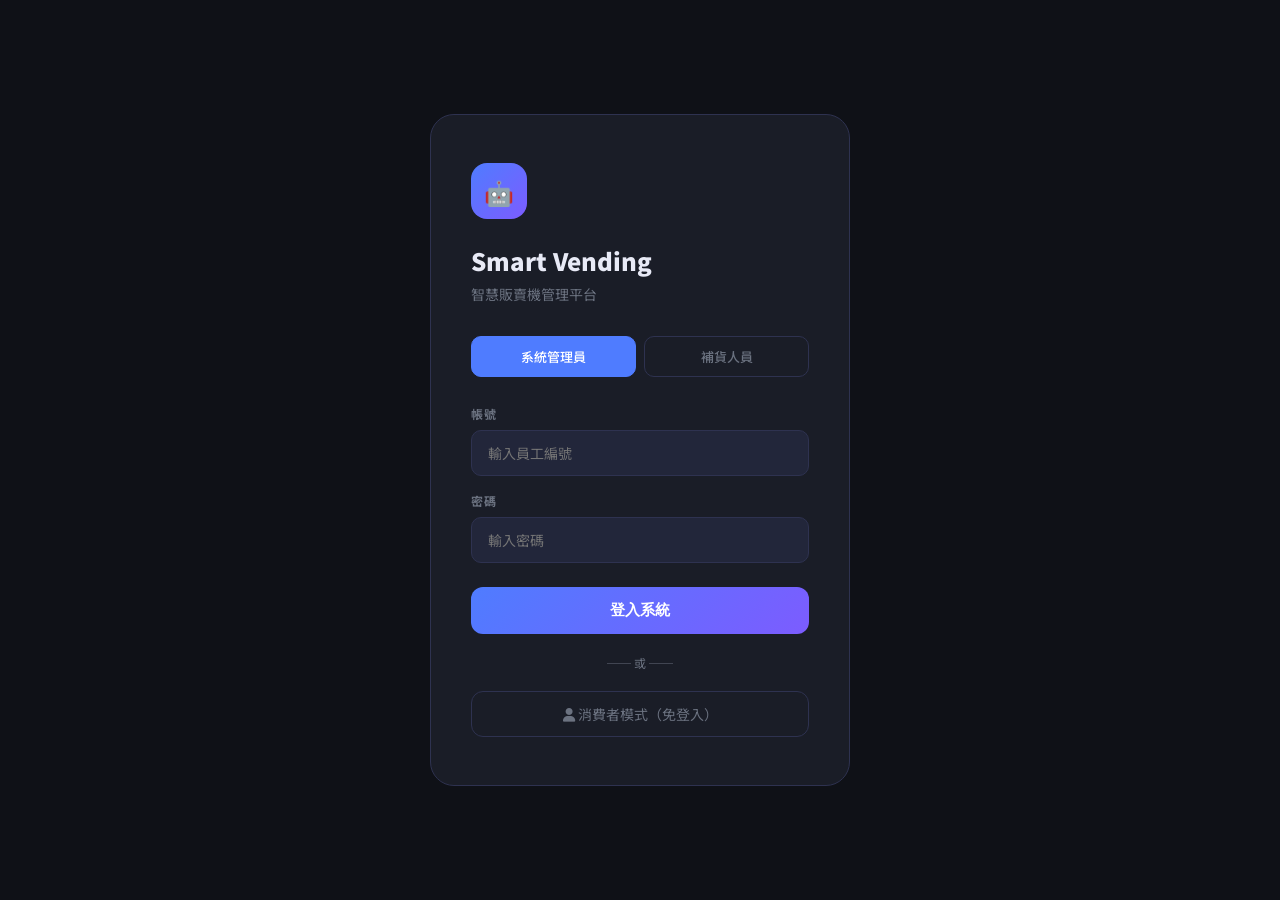
<file: frontend/資庫期末.html>
<!DOCTYPE html>
<html lang="zh-TW">
<head>
    <meta charset="UTF-8">
    <meta name="viewport" content="width=device-width, initial-scale=1.0">
    <title>智慧販賣機管理平台</title>
    <link rel="preconnect" href="https://fonts.googleapis.com">
    <link href="https://fonts.googleapis.com/css2?family=Noto+Sans+TC:wght@400;500;700;900&family=JetBrains+Mono:wght@400;700&display=swap" rel="stylesheet">
    <link rel="stylesheet" href="https://cdnjs.cloudflare.com/ajax/libs/font-awesome/6.0.0/css/all.min.css">
    <style>
        :root {
            --bg: #0f1117;
            --surface: #1a1d27;
            --surface2: #22263a;
            --border: #2e3250;
            --accent: #4f7cff;
            --accent2: #7c5cff;
            --success: #22c55e;
            --warn: #f59e0b;
            --danger: #ef4444;
            --text: #e8eaf6;
            --muted: #6b7280;
            --mono: 'JetBrains Mono', monospace;
        }

        * { box-sizing: border-box; margin: 0; padding: 0; }
        body { font-family: 'Noto Sans TC', sans-serif; background: var(--bg); color: var(--text); overflow-x: hidden; }

        /* ── LOGIN ── */
        #login-screen {
            position: fixed; inset: 0; z-index: 200;
            background: var(--bg);
            display: flex; align-items: center; justify-content: center;
        }
        .login-card {
            background: var(--surface);
            border: 1px solid var(--border);
            border-radius: 24px;
            padding: 48px 40px;
            width: 420px;
            animation: slideUp .4s ease;
        }
        @keyframes slideUp { from { opacity:0; transform:translateY(20px); } to { opacity:1; transform:none; } }
        .login-logo {
            width: 56px; height: 56px;
            background: linear-gradient(135deg, var(--accent), var(--accent2));
            border-radius: 16px;
            display: flex; align-items: center; justify-content: center;
            font-size: 24px; margin-bottom: 24px;
        }
        .login-card h1 { font-size: 24px; font-weight: 900; margin-bottom: 6px; }
        .login-card p { color: var(--muted); font-size: 14px; margin-bottom: 32px; }
        .role-tabs { display: flex; gap: 8px; margin-bottom: 28px; }
        .role-tab {
            flex: 1; padding: 10px; border-radius: 10px; border: 1px solid var(--border);
            background: transparent; color: var(--muted); cursor: pointer;
            font-family: inherit; font-size: 13px; font-weight: 500;
            transition: all .2s;
        }
        .role-tab.active { background: var(--accent); border-color: var(--accent); color: #fff; }
        .form-group { margin-bottom: 16px; }
        .form-group label { display: block; font-size: 12px; font-weight: 700; color: var(--muted); text-transform: uppercase; letter-spacing: .05em; margin-bottom: 8px; }
        .form-group input {
            width: 100%; padding: 12px 16px;
            background: var(--surface2); border: 1px solid var(--border);
            border-radius: 10px; color: var(--text);
            font-family: inherit; font-size: 14px;
            transition: border-color .2s;
        }
        .form-group input:focus { outline: none; border-color: var(--accent); }
        .btn-login {
            width: 100%; padding: 14px;
            background: linear-gradient(135deg, var(--accent), var(--accent2));
            border: none; border-radius: 12px;
            color: #fff; font-weight: 700; font-size: 15px;
            cursor: pointer; transition: opacity .2s;
            margin-top: 8px;
        }
        .btn-login:hover { opacity: .9; }
        .divider { text-align: center; color: var(--muted); font-size: 12px; margin: 20px 0; }
        .btn-consumer {
            width: 100%; padding: 12px;
            background: transparent; border: 1px solid var(--border);
            border-radius: 12px; color: var(--muted);
            cursor: pointer; font-family: inherit; font-size: 14px;
            transition: all .2s;
        }
        .btn-consumer:hover { border-color: var(--text); color: var(--text); }
        .error-msg { color: var(--danger); font-size: 13px; margin-top: 10px; display: none; }

        /* ── LAYOUT ── */
        #admin-view { display: none; min-height: 100vh; }
        aside {
            position: fixed; top: 0; left: 0; bottom: 0; width: 240px;
            background: var(--surface); border-right: 1px solid var(--border);
            display: flex; flex-direction: column; z-index: 10;
        }
        .sidebar-header { padding: 28px 24px 20px; border-bottom: 1px solid var(--border); }
        .sidebar-header h2 { font-size: 15px; font-weight: 900; color: var(--accent); }
        .sidebar-header .badge {
            display: inline-block; margin-top: 6px;
            font-size: 10px; font-weight: 700; letter-spacing: .1em;
            text-transform: uppercase; color: var(--muted);
        }
        nav { flex: 1; padding: 16px 12px; display: flex; flex-direction: column; gap: 4px; }
        .nav-item {
            display: flex; align-items: center; gap: 12px;
            padding: 10px 12px; border-radius: 10px;
            color: var(--muted); background: transparent; border: none;
            font-family: inherit; font-size: 14px; cursor: pointer;
            transition: all .15s; text-align: left; width: 100%;
        }
        .nav-item:hover { background: var(--surface2); color: var(--text); }
        .nav-item.active { background: rgba(79,124,255,.15); color: var(--accent); }
        .nav-item i { width: 18px; text-align: center; }
        .sidebar-footer { padding: 16px 12px; border-top: 1px solid var(--border); }
        .btn-logout {
            display: flex; align-items: center; gap: 12px;
            padding: 10px 12px; border-radius: 10px;
            color: var(--danger); background: transparent; border: none;
            font-family: inherit; font-size: 14px; cursor: pointer;
            transition: background .15s; width: 100%;
        }
        .btn-logout:hover { background: rgba(239,68,68,.1); }

        main { margin-left: 240px; padding: 40px; min-height: 100vh; }
        .page-header { margin-bottom: 32px; }
        .page-header h2 { font-size: 28px; font-weight: 900; }
        .page-header p { color: var(--muted); font-size: 14px; margin-top: 4px; }

        /* ── CARDS ── */
        .grid-2 { display: grid; grid-template-columns: 1fr 1fr; gap: 20px; }
        .grid-3 { display: grid; grid-template-columns: repeat(3, 1fr); gap: 20px; }
        .card {
            background: var(--surface); border: 1px solid var(--border);
            border-radius: 16px; padding: 24px;
        }
        .stat-card { }
        .stat-card .label { font-size: 11px; font-weight: 700; text-transform: uppercase; letter-spacing: .08em; color: var(--muted); margin-bottom: 12px; }
        .stat-card .value { font-size: 40px; font-weight: 900; font-family: var(--mono); line-height: 1; }
        .stat-card .sub { font-size: 12px; color: var(--muted); margin-top: 6px; }
        .accent-blue { color: var(--accent); }
        .accent-red { color: var(--danger); }
        .accent-yellow { color: var(--warn); }
        .accent-green { color: var(--success); }

        /* ── TABLE ── */
        table { width: 100%; border-collapse: collapse; }
        th { font-size: 11px; font-weight: 700; text-transform: uppercase; letter-spacing: .08em; color: var(--muted); padding: 0 16px 12px; text-align: left; }
        td { padding: 14px 16px; font-size: 14px; border-top: 1px solid var(--border); }
        tr:hover td { background: var(--surface2); }
        .badge { display: inline-flex; align-items: center; gap: 5px; padding: 4px 10px; border-radius: 20px; font-size: 11px; font-weight: 700; }
        .badge-ok { background: rgba(34,197,94,.12); color: var(--success); }
        .badge-warn { background: rgba(245,158,11,.12); color: var(--warn); }
        .badge-err { background: rgba(239,68,68,.12); color: var(--danger); }

        /* ── BUTTONS ── */
        .btn { padding: 8px 16px; border-radius: 8px; border: none; cursor: pointer; font-family: inherit; font-size: 13px; font-weight: 700; transition: all .15s; }
        .btn-primary { background: var(--accent); color: #fff; }
        .btn-primary:hover { background: #3a6bff; }
        .btn-ghost { background: var(--surface2); color: var(--text); border: 1px solid var(--border); }
        .btn-ghost:hover { border-color: var(--accent); }

        /* ── MODAL ── */
        .modal-backdrop {
            position: fixed; inset: 0; background: rgba(0,0,0,.6);
            z-index: 100; display: none; align-items: center; justify-content: center;
        }
        .modal-backdrop.open { display: flex; }
        .modal {
            background: var(--surface); border: 1px solid var(--border);
            border-radius: 20px; padding: 32px; width: 480px;
            animation: slideUp .25s ease;
        }
        .modal h3 { font-size: 18px; font-weight: 900; margin-bottom: 20px; }
        .modal-footer { display: flex; gap: 10px; justify-content: flex-end; margin-top: 24px; }

        /* ── CHART BAR ── */
        .bar-row { display: flex; align-items: center; gap: 12px; margin-bottom: 16px; }
        .bar-label { width: 100px; font-size: 13px; color: var(--muted); flex-shrink: 0; }
        .bar-track { flex: 1; height: 8px; background: var(--surface2); border-radius: 4px; overflow: hidden; }
        .bar-fill { height: 100%; border-radius: 4px; background: linear-gradient(90deg, var(--accent), var(--accent2)); transition: width .8s ease; }
        .bar-val { width: 60px; font-size: 13px; font-weight: 700; font-family: var(--mono); text-align: right; }

        /* ── CONSUMER ── */
        #consumer-view {
            display: none; min-height: 100vh;
            background: linear-gradient(135deg, #1a1d27 0%, #0f1117 100%);
            align-items: center; justify-content: center;
        }
        .phone-frame {
            width: 360px; background: var(--surface);
            border: 1px solid var(--border); border-radius: 40px;
            overflow: hidden; box-shadow: 0 40px 80px rgba(0,0,0,.5);
        }
        .phone-top {
            background: linear-gradient(135deg, var(--accent), var(--accent2));
            padding: 28px 24px 32px; color: #fff;
        }
        .phone-top-nav { display: flex; justify-content: space-between; align-items: center; margin-bottom: 20px; }
        .phone-top h3 { font-size: 20px; font-weight: 900; }
        .phone-top p { font-size: 12px; opacity: .7; margin-top: 4px; }
        .phone-body { padding: 24px; }
        .stock-item {
            display: flex; justify-content: space-between; align-items: center;
            padding: 16px; background: var(--surface2); border-radius: 14px;
            margin-bottom: 10px; border: 1px solid var(--border);
        }
        .stock-item .name { font-weight: 700; font-size: 14px; }
        .stock-item .price { font-size: 12px; color: var(--muted); margin-top: 2px; }

        /* toast */
        #toast {
            position: fixed; bottom: 30px; left: 50%; transform: translateX(-50%);
            background: var(--surface2); border: 1px solid var(--border);
            padding: 12px 24px; border-radius: 40px;
            font-size: 14px; font-weight: 500;
            opacity: 0; transition: opacity .3s; pointer-events: none;
            z-index: 999;
        }
        #toast.show { opacity: 1; }
    </style>
</head>
<body>

<!-- ═══════════════ LOGIN ═══════════════ -->
<div id="login-screen">
    <div class="login-card">
        <div class="login-logo">🤖</div>
        <h1>Smart Vending</h1>
        <p>智慧販賣機管理平台</p>

        <div class="role-tabs" id="role-tabs">
            <button class="role-tab active" onclick="selectRole('admin', this)">系統管理員</button>
            <button class="role-tab" onclick="selectRole('staff', this)">補貨人員</button>
        </div>

        <div id="login-form">
            <div class="form-group">
                <label>帳號</label>
                <input type="text" id="inp-id" placeholder="輸入員工編號" />
            </div>
            <div class="form-group">
                <label>密碼</label>
                <input type="password" id="inp-pw" placeholder="輸入密碼" onkeydown="if(event.key==='Enter')doLogin()" />
            </div>
            <p class="error-msg" id="login-err">帳號或密碼錯誤，請重試</p>
            <button class="btn-login" onclick="doLogin()">登入系統</button>
            <div id="register-link" style="text-align:center;margin-top:12px;display:none">
                 <button onclick="toggleRegister(true)" style="background:transparent;border:none;color:var(--muted);cursor:pointer;font-family:inherit;font-size:13px;">還沒有帳號？點此註冊</button>
            </div>
        </div>
        <div id="register-form" style="display:none">
             <div class="form-group">
                <label>姓名</label>
                <input type="text" id="inp-reg-name" placeholder="輸入真實姓名" />
            </div>
            <div class="form-group">
                <label>帳號</label>
                <input type="text" id="inp-reg-account" placeholder="設定登入帳號" />
            </div>
            <div class="form-group">
                <label>密碼</label>
                <input type="password" id="inp-reg-pw" placeholder="設定密碼" />
            </div>
            <p class="error-msg" id="reg-err"></p>
            <button class="btn-login" onclick="doRegister()">註冊帳號</button>
            <button onclick="toggleRegister(false)" style="width:100%;margin-top:8px;padding:10px;background:transparent;border:none;color:var(--muted);cursor:pointer;font-family:inherit;">← 返回登入</button>
        </div>
        <div class="divider">── 或 ──</div>
        <button class="btn-consumer" onclick="loginConsumer()">
            <i class="fas fa-user mr-1"></i> 消費者模式（免登入）
        </button>
    </div>
</div>

<!-- ═══════════════ ADMIN ═══════════════ -->
<div id="admin-view">
    <aside>
        <div class="sidebar-header">
            <h2>⚡ Smart Vending</h2>
            <span class="badge" id="role-badge"></span>
        </div>
        <nav>
            <button class="nav-item active" id="nav-dashboard" onclick="switchTab('dashboard')">
                <i class="fas fa-home"></i> 營運概覽
            </button>
            <button class="nav-item" id="nav-machines" onclick="switchTab('machines')">
                <i class="fas fa-box-open"></i> 機台管理
            </button>
            <button class="nav-item" id="nav-tasks" onclick="switchTab('tasks')">
                <i class="fas fa-truck-loading"></i> 補貨任務
            </button>
            <button class="nav-item" id="nav-sales" onclick="switchTab('sales')">
                <i class="fas fa-chart-pie"></i> 銷售分析
            </button>
        </nav>
        <div class="sidebar-footer">
            <button class="btn-logout" onclick="logout()">
                <i class="fas fa-sign-out-alt"></i> 登出
            </button>
        </div>
    </aside>

    <main id="main-content"></main>
</div>

<!-- ═══════════════ CONSUMER ═══════════════ -->
<div id="consumer-view" style="display:none; min-height:100vh; background:linear-gradient(135deg,#1a1d27,#0f1117); align-items:center; justify-content:center; flex-direction:column; gap:16px;">
    <!-- 機台選擇列 -->
    <div id="machine-selector" style="display:flex;gap:8px;flex-wrap:wrap;justify-content:center;max-width:400px;padding:0 16px;"></div>
    <!-- 手機框 -->
    <div class="phone-frame">
        <div class="phone-top">
            <div class="phone-top-nav">
                <button onclick="logout()" style="background:rgba(255,255,255,.15);border:none;color:#fff;padding:6px 14px;border-radius:20px;cursor:pointer;font-size:13px;">← 返回</button>
                <span style="font-size:11px;opacity:.6;font-weight:700;text-transform:uppercase;letter-spacing:.1em;">附近販賣機</span>
                <div style="width:60px"></div>
            </div>
            <h3 id="consumer-machine-name">載入中...</h3>
            <p id="consumer-machine-id">機台編號: — </p>
        </div>
        <div class="phone-body">
            <p style="font-size:11px;color:var(--muted);font-weight:700;text-transform:uppercase;letter-spacing:.08em;margin-bottom:16px;">目前庫存狀態</p>
            <div id="consumer-inventory">
                <div style="text-align:center;color:var(--muted);padding:20px">載入中...</div>
            </div>
        </div>
    </div>
</div>

<!-- ═══════════════ MODAL: 補貨完成 ═══════════════ -->
<div class="modal-backdrop" id="modal-restock">
    <div class="modal">
        <h3>✅ 更新補貨進度</h3>
        <div class="form-group">
            <label>任務編號</label>
            <input type="text" id="modal-task-id" readonly style="background:var(--bg);color:var(--muted);" />
        </div>
        <div class="form-group">
            <label>實際補貨數量（可樂）</label>
            <input type="number" id="modal-qty-cola" value="20" />
        </div>
        <div class="form-group">
            <label>實際補貨數量（紅茶）</label>
            <input type="number" id="modal-qty-tea" value="15" />
        </div>
        <div class="form-group">
            <label>備註</label>
            <input type="text" id="modal-note" placeholder="選填，例如：機台外觀破損" />
        </div>
        <div class="modal-footer">
            <button class="btn btn-ghost" onclick="closeModal('modal-restock')">取消</button>
            <button class="btn btn-primary" onclick="submitRestock()">確認送出</button>
        </div>
    </div>
</div>

<!-- ═══════════════ MODAL: 新增機台 ═══════════════ -->
<div class="modal-backdrop" id="modal-add-machine">
    <div class="modal" style="width:560px">
        <h3>➕ 新增販賣機台</h3>
        <div class="form-group">
            <label>機台名稱</label>
            <input type="text" id="new-vm-name" placeholder="例：NCCU 法學院 B1" />
        </div>
        <div class="form-group">
            <label>地區</label>
            <input type="text" id="new-vm-area" placeholder="例：文山區" />
        </div>
        <div class="form-group">
            <label>位置描述</label>
            <input type="text" id="new-vm-location" placeholder="例：法學院一樓走廊" />
        </div>
        <div class="form-group">
            <label>初始庫存設定</label>
            <div id="new-vm-inventory" style="display:flex;flex-direction:column;gap:10px;margin-top:4px">
                <div style="color:var(--muted);font-size:13px">載入飲料清單...</div>
            </div>
        </div>
        <div class="modal-footer">
            <button class="btn btn-ghost" onclick="closeModal('modal-add-machine')">取消</button>
            <button class="btn btn-primary" onclick="submitAddMachine()">新增</button>
        </div>
    </div>
</div>

<!-- ═══════════════ TOAST ═══════════════ -->
<div id="toast"></div>

<script>
/* ══════════════════════════════════════════════════════
   設定：後端串接時只需改這裡的 BASE_URL
   開發中（後端還沒好）→ USE_MOCK = true
   後端跑起來後        → USE_MOCK = false
══════════════════════════════════════════════════════ */
const BASE_URL = 'http://localhost:8080/api';
const USE_MOCK = false; // ← 後端好了改成 false

/* ══════════════════════════════════════════════════════
   TOKEN 管理
   對應 API 規格 §1.3、§15
══════════════════════════════════════════════════════ */
let accessToken = null;
let refreshToken = null;
let currentUser = null; // { user_id, user_name, user_type }

// 所有需要登入的 API 都透過這個函式送出，自動帶 Authorization header
async function apiFetch(method, path, body = null) {
    const headers = { 'Content-Type': 'application/json' };
    if (accessToken) headers['Authorization'] = `Bearer ${accessToken}`;

    const res = await fetch(BASE_URL + path, {
        method,
        headers,
        body: body ? JSON.stringify(body) : null,
    });

    // access_token 過期（401）→ 自動嘗試用 refresh_token 換新的
    if (res.status === 401 && refreshToken) {
        const refreshed = await tryRefreshToken();
        if (refreshed) {
            // 用新 token 重打一次
            headers['Authorization'] = `Bearer ${accessToken}`;
            return fetch(BASE_URL + path, { method, headers, body: body ? JSON.stringify(body) : null });
        } else {
            // refresh 也失敗 → 登出
            logout();
            return;
        }
    }
    return res;
}

// POST /auth/refresh — 對應 API 規格 §2.2
async function tryRefreshToken() {
    try {
        const res = await fetch(BASE_URL + '/auth/refresh', {
            method: 'POST',
            headers: { 'Content-Type': 'application/json' },
            body: JSON.stringify({ refresh_token: refreshToken }),
        });
        const data = await res.json();
        if (data.success) {
            accessToken = data.data.access_token;
            return true;
        }
    } catch (e) {}
    return false;
}

/* ══════════════════════════════════════════════════════
   MOCK DATA（後端還沒好時使用）
   欄位名稱完全對齊 API 規格的 Response 格式
══════════════════════════════════════════════════════ */
const MOCK = {
    // GET /machines response → data[]
    machines: [
        { machine_id: 1, machine_name: "商學院 1F",   region_name: "文山區", status: "Normal",   inventory: [{drink_name:"可口可樂",quantity:18},{drink_name:"原萃綠茶",quantity:2},{drink_name:"美粒果",quantity:0}] },
        { machine_id: 2, machine_name: "圖書館 B1",   region_name: "文山區", status: "Low",      inventory: [{drink_name:"可口可樂",quantity:5},{drink_name:"原萃綠茶",quantity:12},{drink_name:"美粒果",quantity:8}] },
        { machine_id: 3, machine_name: "行政大樓 1F", region_name: "文山區", status: "Critical", inventory: [{drink_name:"可口可樂",quantity:1},{drink_name:"原萃綠茶",quantity:0},{drink_name:"美粒果",quantity:0}] },
        { machine_id: 4, machine_name: "學生活動中心",region_name: "大安區", status: "Normal",   inventory: [{drink_name:"可口可樂",quantity:20},{drink_name:"原萃綠茶",quantity:19},{drink_name:"美粒果",quantity:15}] },
    ],
    // GET /refill-tasks response → data[]
    tasks: [
        { refilltask_id: 101, region_name: "文山區", team_name: "A Team", task_date: "2026-05-09", task_type: "Regular Refill", status: "Pending",     details: [{drink_name:"可口可樂",planned_quantity:20},{drink_name:"原萃綠茶",planned_quantity:15}] },
        { refilltask_id: 102, region_name: "大安區", team_name: "B Team", task_date: "2026-05-08", task_type: "Regular Refill", status: "Completed",   details: [{drink_name:"可口可樂",planned_quantity:5},{drink_name:"原萃綠茶",planned_quantity:5}] },
    ],
    // GET /analytics/top-drinks response → data[]
    topDrinks: [
        { drink_name: "原萃綠茶", total_quantity: 842, total_revenue: 21050 },
        { drink_name: "可口可樂", total_quantity: 621, total_revenue: 18630 },
        { drink_name: "美粒果",   total_quantity: 390, total_revenue: 13650 },
        { drink_name: "雀巢咖啡", total_quantity: 275, total_revenue: 9625  },
    ],
    // GET /analytics/sales-summary response → data[]
    salesSummary: [
        { label: "05/03", total_quantity: 120, total_revenue: 4200 },
        { label: "05/04", total_quantity: 150, total_revenue: 5250 },
        { label: "05/05", total_quantity: 98,  total_revenue: 3430 },
        { label: "05/06", total_quantity: 173, total_revenue: 6055 },
        { label: "05/07", total_quantity: 142, total_revenue: 4970 },
        { label: "05/08", total_quantity: 188, total_revenue: 6580 },
        { label: "05/09", total_quantity: 206, total_revenue: 7210 },
    ],
};

/* ══════════════════════════════════════════════════════
   AUTH
   對應 API 規格 §2（Authentication API）
══════════════════════════════════════════════════════ */
let selectedLoginRole = 'admin';

function selectRole(role, el) {
    selectedLoginRole = role;
    document.querySelectorAll('.role-tab').forEach(t => t.classList.remove('active'));
    el.classList.add('active');
    
    // 只有補貨人員顯示註冊連結
    document.getElementById('register-link').style.display = 
        role === 'staff' ? 'block' : 'none';
}
function toggleRegister(show) {
    document.getElementById('login-form').style.display = show ? 'none' : 'block';
    document.getElementById('register-form').style.display = show ? 'block' : 'none';
    document.getElementById('role-tabs').style.display = show ? 'none' : 'flex';
}

async function doRegister() {
    const user_name = document.getElementById('inp-reg-name').value.trim();
    const account   = document.getElementById('inp-reg-account').value.trim();
    const password  = document.getElementById('inp-reg-pw').value.trim();
    const err = document.getElementById('reg-err');
    err.style.display = 'none';

    if (!user_name || !account || !password) {
        err.textContent = '請填寫所有欄位'; err.style.display = 'block'; return;
    }

    try {
        const res = await fetch(BASE_URL + '/auth/register', {
            method: 'POST',
            headers: { 'Content-Type': 'application/json' },
            body: JSON.stringify({ user_name, account, password }),
        });
        const data = await res.json();
        if (!data.success) {
            err.textContent = data.message || '註冊失敗'; err.style.display = 'block'; return;
        }
        toggleRegister(false);
        document.getElementById('inp-id').value = account;
        showToast('✅ 註冊成功！請登入');
    } catch(e) {
        err.textContent = '無法連線至伺服器'; err.style.display = 'block';
    }
}

// POST /auth/login — 對應 API 規格 §2.1
async function doLogin() {
    const account = document.getElementById('inp-id').value.trim();
    const password = document.getElementById('inp-pw').value.trim();
    const err = document.getElementById('login-err');
    err.style.display = 'none';

    if (!account || !password) { err.textContent = '請填寫帳號與密碼'; err.style.display = 'block'; return; }

    if (USE_MOCK) {
        // ── Mock 模式：模擬後端回傳 ──
        const mockUsers = {
            manager01: { password: 'admin123', user_id: 1, user_name: '王小明', user_type: 'Manager' },
            staff01:   { password: 'staff123', user_id: 2, user_name: '陳大文', user_type: 'Staff'   },
        };
        const found = mockUsers[account];
        if (!found || found.password !== password) {
            err.textContent = '帳號或密碼錯誤，請重試'; err.style.display = 'block'; return;
        }
        accessToken  = 'mock_access_token';
        refreshToken = 'mock_refresh_token';
        currentUser  = { user_id: found.user_id, user_name: found.user_name, user_type: found.user_type };
        enterSystem();
        return;
    }

    // ── 真實 API 模式 ──
    // Request Body: { account, password }
    // Response: { success, data: { user_id, user_name, user_type, access_token, refresh_token } }
    try {
        const res = await fetch(BASE_URL + '/auth/login', {
            method: 'POST',
            headers: { 'Content-Type': 'application/json' },
            body: JSON.stringify({ account, password }),
        });
        const data = await res.json();
        if (!data.success) {
            err.textContent = data.message || '帳號或密碼錯誤'; err.style.display = 'block'; return;
        }
        accessToken  = data.data.access_token;
        refreshToken = data.data.refresh_token;
        currentUser  = { user_id: data.data.user_id, user_name: data.data.user_name, user_type: data.data.user_type };
        enterSystem();
    } catch (e) {
        err.textContent = '無法連線至伺服器，請確認後端是否啟動'; err.style.display = 'block';
    }
}

async function loginConsumer() {
    document.getElementById('login-screen').style.display = 'none';
    const cv = document.getElementById('consumer-view');
    cv.style.display = 'flex';

    // 取得所有機台
    let machines = [];
    try {
        const res = await fetch(BASE_URL + '/machines');
        const data = await res.json();
        machines = data.data || [];
    } catch(e) {
        machines = MOCK.machines;
    }

    // 渲染機台選擇按鈕
    const selector = document.getElementById('machine-selector');
    selector.innerHTML = machines.map((m, i) => `
        <button onclick="loadConsumerMachine(${m.machine_id}, '${m.machine_name}')"
            style="padding:8px 14px;border-radius:20px;border:1px solid var(--border);
                   background:${i===0?'var(--accent)':'var(--surface)'};
                   color:${i===0?'#fff':'var(--muted)'};
                   cursor:pointer;font-size:12px;font-weight:700;font-family:inherit;
                   transition:all .2s;"
            id="machine-btn-${m.machine_id}">
            ${m.machine_name}
        </button>
    `).join('');

    // 預設載入第一台
    if (machines.length > 0) {
        loadConsumerMachine(machines[0].machine_id, machines[0].machine_name);
    }
}

async function loadConsumerMachine(machineId, machineName) {
    // 更新按鈕樣式
    document.querySelectorAll('[id^="machine-btn-"]').forEach(btn => {
        btn.style.background = 'var(--surface)';
        btn.style.color = 'var(--muted)';
    });
    const activeBtn = document.getElementById('machine-btn-' + machineId);
    if (activeBtn) { activeBtn.style.background = 'var(--accent)'; activeBtn.style.color = '#fff'; }

    // 更新標題
    document.getElementById('consumer-machine-name').textContent = machineName;
    document.getElementById('consumer-machine-id').textContent = `機台編號: VM-00${machineId}`;
    document.getElementById('consumer-inventory').innerHTML =
        '<div style="text-align:center;color:var(--muted);padding:20px">載入中...</div>';

    // 取得庫存
    try {
        const res = await fetch(`${BASE_URL}/public/machines/${machineId}/inventory`);
        const data = await res.json();
        const items = data.data || [];

        if (items.length === 0) {
            document.getElementById('consumer-inventory').innerHTML =
                '<div style="text-align:center;color:var(--muted);padding:20px">此機台暫無庫存資料</div>';
            return;
        }

        document.getElementById('consumer-inventory').innerHTML = items.map(item => {
            const qty = item.quantity;
            let badge, opacity = '1';
            if (qty === 0) {
                badge = `<span class="badge badge-err">✕ 售罄</span>`;
                opacity = '0.5';
            } else if (qty <= 5) {
                badge = `<span class="badge badge-warn">⚠ 剩餘 ${qty} 瓶</span>`;
            } else {
                badge = `<span class="badge badge-ok">✓ 充足</span>`;
            }
            return `
                <div class="stock-item" style="opacity:${opacity}">
                    <div>
                        <div class="name">${item.drinkName}</div>
                        <div class="price">NT$ ${item.price}</div>
                    </div>
                    ${badge}
                </div>`;
        }).join('');
    } catch(e) {
        document.getElementById('consumer-inventory').innerHTML =
            '<div style="text-align:center;color:var(--danger);padding:20px">載入失敗</div>';
    }
}

function enterSystem() {
    document.getElementById('login-screen').style.display = 'none';
    document.getElementById('admin-view').style.display = 'block';
    document.getElementById('role-badge').textContent = currentUser.user_name + ' · ' + currentUser.user_type;

    // Staff 看不到銷售分析（前端畫面控制，後端仍會擋權限）
    document.getElementById('nav-sales').style.display =
        currentUser.user_type === 'Manager' ? 'flex' : 'none';

    switchTab('dashboard');
}

// POST /auth/logout — 對應 API 規格 §2.3
async function logout() {
    if (!USE_MOCK && accessToken) {
        try {
            await apiFetch('POST', '/auth/logout', { refresh_token: refreshToken });
        } catch (e) {}
    }
    accessToken = refreshToken = currentUser = null;
    location.reload();
}

/* ══════════════════════════════════════════════════════
   TABS
══════════════════════════════════════════════════════ */
function switchTab(tab) {
    document.querySelectorAll('.nav-item').forEach(b => b.classList.remove('active'));
    const el = document.getElementById('nav-' + tab);
    if (el) el.classList.add('active');
    const area = document.getElementById('main-content');

    if (tab === 'dashboard') renderDashboard(area);
    else if (tab === 'machines') renderMachines(area);
    else if (tab === 'tasks') renderTasks(area);
    else if (tab === 'sales') renderSales(area);
}

/* ══════════════════════════════════════════════════════
   DASHBOARD
   使用：GET /machines + GET /refill-tasks
   對應 API 規格 §5.1、§10.1
══════════════════════════════════════════════════════ */
async function renderDashboard(area) {
    area.innerHTML = loadingHTML('載入概覽中...');

    let machines, tasks;
    if (USE_MOCK) {
        machines = MOCK.machines;
        tasks    = MOCK.tasks;
    } else {
        // GET /machines → { success, data: [ {machine_id, machine_name, region_name, status, ...} ] }
        const [mRes, tRes] = await Promise.all([
            apiFetch('GET', '/machines'),
            apiFetch('GET', '/refill-tasks'),
        ]);
        machines = (await mRes.json()).data;
        tasks    = (await tRes.json()).data;
    }

    const pending  = tasks.filter(t => t.status === 'Pending').length;
    const critical = machines.filter(m => m.status === 'Critical').length;
    const low      = machines.filter(m => m.status === 'Low').length;

    area.innerHTML = `
        <div class="page-header">
            <h2>營運概覽</h2>
            <p>即時監控所有販賣機狀態｜登入身份：${currentUser.user_name}</p>
        </div>
        <div class="grid-3" style="margin-bottom:20px">
            <div class="card stat-card">
                <div class="label">待補貨任務</div>
                <div class="value accent-blue">${pending}</div>
                <div class="sub">單待處理</div>
            </div>
            <div class="card stat-card">
                <div class="label">嚴重缺貨機台</div>
                <div class="value accent-red">${critical}</div>
                <div class="sub">台需立即補貨</div>
            </div>
            <div class="card stat-card">
                <div class="label">庫存偏低機台</div>
                <div class="value accent-yellow">${low}</div>
                <div class="sub">台需關注</div>
            </div>
        </div>
        <div class="card">
            <div style="display:flex;justify-content:space-between;align-items:center;margin-bottom:20px">
                <div style="font-weight:700">機台狀態總覽</div>
                <button class="btn btn-ghost" onclick="switchTab('machines')">查看全部 →</button>
            </div>
            <table>
                <thead><tr>
                    <th>機台</th><th>地區</th><th>庫存明細</th><th>狀態</th>
                </tr></thead>
                <tbody>
                ${machines.map(m => `
                    <tr>
                        <td style="font-weight:700">${m.machine_name}<br>
                            <span style="font-size:11px;color:var(--muted);font-family:var(--mono)">#${m.machine_id}</span>
                        </td>
                        <td style="color:var(--muted)">${m.region_name}</td>
                        <td style="font-size:12px;color:var(--muted)">
                            ${(m.inventory||[]).map(i => `${i.drink_name}: ${i.quantity}`).join(' ／ ')}
                        </td>
                        <td>${statusBadge(m.status)}</td>
                    </tr>`).join('')}
                </tbody>
            </table>
        </div>`;
}

/* ══════════════════════════════════════════════════════
   MACHINES
   使用：GET /machines、POST /machines
   對應 API 規格 §5.1、§5.2
══════════════════════════════════════════════════════ */
async function renderMachines(area) {
    area.innerHTML = loadingHTML('載入機台資料...');
    const isManager = currentUser.user_type === 'Manager';

    let machines = [];
    if (USE_MOCK) {
        machines = MOCK.machines;
    } else {
        try {
            // GET /machines
            const res = await apiFetch('GET', '/machines');
            if (!res || !res.ok) {
                throw new Error(`API 返回錯誤: ${res?.status || 'unknown'}`);
            }
            const data = await res.json();
            console.log('GET /machines 返回數據:', data);
            
            if (data.success && data.data) {
                machines = data.data;
            } else if (data.data) {
                machines = data.data;
            } else {
                console.warn('無法解析機台數據', data);
                machines = [];
            }
        } catch (e) {
            console.error('載入機台失敗:', e);
            area.innerHTML = `<div style="padding:60px;text-align:center;color:var(--danger)">
                ❌ 載入機台失敗: ${e.message}
            </div>`;
            return;
        }
    }

    area.innerHTML = `
        <div class="page-header" style="display:flex;justify-content:space-between;align-items:flex-start">
            <div><h2>機台管理</h2><p>管理所有販賣機台資訊</p></div>
            ${isManager ? `<button class="btn btn-primary" onclick="openAddMachineModal()">+ 新增機台</button>` : ''}
        </div>
        <div class="card">
            ${machines.length === 0 ? `
                <div style="padding:40px;text-align:center;color:var(--muted)">
                    📭 目前沒有機台。${isManager ? '點擊「新增機台」建立第一台。' : ''}
                </div>
            ` : `
                <table>
                    <thead><tr>
                        <th>機台 ID</th><th>名稱</th><th>地區</th><th>庫存明細</th><th>狀態</th>
                        ${isManager ? '<th>操作</th>' : ''}
                    </tr></thead>
                    <tbody>
                    ${machines.map(m => `
                        <tr>
                            <td style="font-family:var(--mono);color:var(--muted)">#${m.machine_id}</td>
                            <td style="font-weight:700">${m.machine_name}</td>
                            <td style="color:var(--muted)">${m.region_name}</td>
                            <td style="font-size:12px;color:var(--muted)">
                                ${(m.inventory||[]).map(i => `${i.drink_name}: ${i.quantity}`).join(' ／ ')}
                            </td>
                            <td>${statusBadge(m.status)}</td>
                            ${isManager ? `<td>
                                <button class="btn btn-ghost" style="color:var(--danger);border-color:var(--danger)" onclick="deleteMachine(${m.machine_id})">刪除</button>
                            </td>` : ''}
                        </tr>`).join('')}
                    </tbody>
                </table>
            `}
        </div>`;
}

/* ══════════════════════════════════════════════════════
   TASKS
   使用：
     Manager → GET /refill-tasks               (§10.1)
     Staff   → GET /staff/{staff_id}/refill-tasks (§10.5)
   完成補貨 → PUT /refill-tasks/{id}/complete  (§10.7)
══════════════════════════════════════════════════════ */
async function renderTasks(area) {
    area.innerHTML = loadingHTML('載入補貨任務...');
    const isManager = currentUser.user_type === 'Manager';

    let tasks;
    if (USE_MOCK) {
        tasks = MOCK.tasks;
    } else {
        // Manager 看全部；Staff 只看自己的
        const path = isManager
            ? '/refill-tasks'
            : `/staff/${currentUser.user_id}/refill-tasks`;
        const res = await apiFetch('GET', path);
        tasks = (await res.json()).data;
    }

    area.innerHTML = `
        <div class="page-header">
            <h2>補貨任務管理</h2>
            <p>依地理位置自動分組排程</p>
        </div>
        <div class="card">
            <div style="display:flex;justify-content:space-between;align-items:center;margin-bottom:20px">
                <div style="font-weight:700">目前補貨排程</div>
            </div>
            <table>
                <thead><tr>
                    <th>任務編號</th><th>地區</th><th>班組</th><th>任務日期</th><th>類型</th><th>攜帶品項</th><th>狀態</th><th>操作</th>
                </tr></thead>
                <tbody>
                ${tasks.map(t => `
                    <tr>
                        <td style="font-family:var(--mono);color:var(--muted)">#${t.refilltask_id}</td>
                        <td>${t.region_name}</td>
                        <td style="color:var(--muted)">${t.team_name}</td>
                        <td style="font-family:var(--mono);font-size:12px">${t.task_date}</td>
                        <td style="font-size:12px">${t.task_type}</td>
                        <td style="font-size:12px;color:var(--muted)">
                            ${(t.details||[]).map(d => `${d.drink_name} x${d.planned_quantity}`).join('、')}
                        </td>
                        <td>${taskStatusBadge(t.status)}</td>
                        <td>${t.status === 'Pending'
                            ? `<button class="btn btn-primary" onclick="openRestockModal(${t.refilltask_id})">更新進度</button>`
                            : '<span style="color:var(--muted);font-size:13px">—</span>'}</td>
                    </tr>`).join('')}
                </tbody>
            </table>
        </div>`;
}

/* ══════════════════════════════════════════════════════
   SALES（Manager only）
   使用：GET /analytics/top-drinks     (§12.2)
         GET /analytics/sales-summary  (§12.1)
══════════════════════════════════════════════════════ */
async function renderSales(area) {
    area.innerHTML = loadingHTML('載入銷售分析...');

    let topDrinks, salesSummary;
    const today = new Date().toISOString().split('T')[0];
    const weekAgo = new Date(Date.now() - 7*86400000).toISOString().split('T')[0];

    if (USE_MOCK) {
        topDrinks    = MOCK.topDrinks;
        salesSummary = MOCK.salesSummary;
    } else {
        // GET /analytics/top-drinks?start_date=...&end_date=...&limit=5
        // GET /analytics/sales-summary?start_date=...&end_date=...&group_by=day
        const [tRes, sRes] = await Promise.all([
            apiFetch('GET', `/analytics/top-drinks?start_date=${weekAgo}&end_date=${today}&limit=5`),
            apiFetch('GET', `/analytics/sales-summary?start_date=${weekAgo}&end_date=${today}&group_by=day`),
        ]);
        topDrinks    = (await tRes.json()).data;
        salesSummary = (await sRes.json()).data;
    }

    const maxQty = Math.max(...topDrinks.map(d => d.total_quantity));
    const totalQty = topDrinks.reduce((a, b) => a + b.total_quantity, 0);
    const totalRev = topDrinks.reduce((a, b) => a + b.total_revenue, 0);

    area.innerHTML = `
        <div class="page-header">
            <h2>銷售分析</h2>
            <p>近 7 日銷售數據</p>
        </div>
        <div class="grid-2">
            <div class="card">
                <div style="font-weight:700;margin-bottom:24px">熱門商品 Top ${topDrinks.length}</div>
                ${topDrinks.map((d, i) => `
                    <div class="bar-row">
                        <div class="bar-label">${i+1}. ${d.drink_name}</div>
                        <div class="bar-track">
                            <div class="bar-fill" style="width:0%" data-pct="${Math.round(d.total_quantity/maxQty*100)}"></div>
                        </div>
                        <div class="bar-val">${d.total_quantity.toLocaleString()}</div>
                    </div>`).join('')}
            </div>
            <div class="card">
                <div style="font-weight:700;margin-bottom:20px">週期概況</div>
                <div class="card stat-card" style="background:var(--surface2);margin-bottom:12px">
                    <div class="label">總銷售瓶數</div>
                    <div class="value accent-blue">${totalQty.toLocaleString()}</div>
                </div>
                <div class="card stat-card" style="background:var(--surface2);margin-bottom:12px">
                    <div class="label">總營收</div>
                    <div class="value accent-green" style="font-size:28px">NT$ ${totalRev.toLocaleString()}</div>
                </div>
                <div class="card stat-card" style="background:var(--surface2)">
                    <div class="label">最暢銷商品</div>
                    <div class="value" style="font-size:20px;font-weight:900">${topDrinks[0]?.drink_name || '—'}</div>
                </div>
                <div style="margin-top:20px">
                    <div style="font-size:11px;font-weight:700;color:var(--muted);text-transform:uppercase;letter-spacing:.08em;margin-bottom:12px">每日銷量趨勢</div>
                    <div style="display:flex;align-items:flex-end;gap:4px;height:60px">
                    ${salesSummary.map(s => {
                        const maxS = Math.max(...salesSummary.map(x => x.total_quantity));
                        const h = Math.round(s.total_quantity / maxS * 100);
                        return `<div style="flex:1;background:var(--accent);opacity:.7;height:${h}%;border-radius:3px 3px 0 0;position:relative" title="${s.label}: ${s.total_quantity}"></div>`;
                    }).join('')}
                    </div>
                    <div style="display:flex;gap:4px;margin-top:4px">
                    ${salesSummary.map(s => `<div style="flex:1;font-size:9px;color:var(--muted);text-align:center">${s.label}</div>`).join('')}
                    </div>
                </div>
            </div>
        </div>`;

    setTimeout(() => {
        document.querySelectorAll('.bar-fill').forEach(el => {
            el.style.width = el.dataset.pct + '%';
        });
    }, 50);
}

/* ══════════════════════════════════════════════════════
   ACTIONS
══════════════════════════════════════════════════════ */

// Modal：補貨完成
// PUT /refill-tasks/{refilltask_id}/complete — 對應 API 規格 §10.7
let currentRestockTaskId = null;

function openRestockModal(taskId) {
    currentRestockTaskId = taskId;
    document.getElementById('modal-task-id').value = '#' + taskId;
    openModal('modal-restock');
}

async function submitRestock() {
    const actualQty = parseInt(document.getElementById('modal-qty-cola').value);
    const now = new Date().toISOString().replace('T', ' ').substring(0, 19);

    if (USE_MOCK) {
        const task = MOCK.tasks.find(t => t.refilltask_id === currentRestockTaskId);
        if (task) task.status = 'Completed';
    } else {
        // PUT /refill-tasks/{refilltask_id}/complete
        // Body: { completed_time }
        await apiFetch('PUT', `/refill-tasks/${currentRestockTaskId}/complete`, {
            completed_time: now,
        });
    }

    closeModal('modal-restock');
    showToast('✅ 補貨任務已完成！');
    switchTab('tasks');
}

// Modal：新增機台
// POST /machines — 對應 API 規格 §5.2
// ── 刪除機台 ──
async function deleteMachine(machineId) {
    if (!confirm(`確定要刪除機台 #${machineId}？`)) return;
    
    if (USE_MOCK) {
        const idx = MOCK.machines.findIndex(m => m.machine_id === machineId);
        if (idx !== -1) MOCK.machines.splice(idx, 1);
    } else {
        try {
            await apiFetch('DELETE', `/machines/${machineId}`);
        } catch (e) {
            showToast('❌ 刪除失敗：無法連線伺服器');
            return;
        }
    }
    
    showToast(`✅ 機台 #${machineId} 已刪除`);
    switchTab('machines'); // 重新載入列表
}
async function openAddMachineModal() {
    openModal('modal-add-machine');
    const container = document.getElementById('new-vm-inventory');
    container.innerHTML = '<div style="color:var(--muted);font-size:13px">載入中...</div>';

    try {
        const res = await fetch(`${BASE_URL}/public/drinks`);
        const data = await res.json();
        const drinks = data.data || [];

        container.innerHTML = drinks.map(d => `
            <div style="display:flex;align-items:center;gap:12px;background:var(--surface2);padding:12px;border-radius:10px;border:1px solid var(--border)">
                <div style="flex:1;font-size:13px;font-weight:700">${d.drinkName}</div>
                <div style="display:flex;align-items:center;gap:8px">
                    <span style="font-size:12px;color:var(--muted)">數量</span>
                    <input type="number" min="0" max="30" value="0"
                        id="inv-qty-${d.drinkId}"
                        style="width:60px;padding:6px 8px;background:var(--bg);border:1px solid var(--border);border-radius:8px;color:var(--text);font-family:inherit;font-size:13px;text-align:center" />
                    <span style="font-size:12px;color:var(--muted)">價格 NT$</span>
                    <input type="number" min="0" value="30"
                        id="inv-price-${d.drinkId}"
                        style="width:64px;padding:6px 8px;background:var(--bg);border:1px solid var(--border);border-radius:8px;color:var(--text);font-family:inherit;font-size:13px;text-align:center" />
                </div>
            </div>
        `).join('');

        container.dataset.drinks = JSON.stringify(drinks.map(d => d.drinkId));
    } catch(e) {
        container.innerHTML = '<div style="color:var(--danger);font-size:13px">載入飲料清單失敗</div>';
    }
}
// ── 新增機台 ──
async function submitAddMachine() {
    const machine_name = document.getElementById('new-vm-name').value.trim();
    const region_name = document.getElementById('new-vm-area').value.trim();
    const location = document.getElementById('new-vm-location').value.trim();

    if (!machine_name || !region_name) {
        showToast('❌ 請填寫機台名稱和地區');
        return;
    }

    // 收集庫存資料
    const container = document.getElementById('new-vm-inventory');
    const drinkIds = JSON.parse(container.dataset.drinks || '[]');
    const inventoryItems = drinkIds.map(drinkId => ({
        drinkId,
        quantity: parseInt(document.getElementById(`inv-qty-${drinkId}`)?.value || 0),
        price: parseFloat(document.getElementById(`inv-price-${drinkId}`)?.value || 0),
    }));

    if (USE_MOCK) {
        const newId = MOCK.machines.length > 0 ? Math.max(...MOCK.machines.map(m => m.machine_id)) + 1 : 1;
        MOCK.machines.push({ machine_id: newId, machine_name, region_name, status: "Normal", inventory: [] });
    } else {
        try {
            // 1. 新增機台
            const res = await apiFetch('POST', '/machines', { machine_name, region_name, location });
            const data = await res.json();
            console.log('新增機台回傳:', JSON.stringify(data)); // 加這行
            const newMachineId = data.data?.machineId || data.data?.machine_id;
            console.log('newMachineId:', newMachineId); // 加這行

            // 2. 新增庫存
            if (newMachineId) {
                for (const item of inventoryItems) {
                    await apiFetch('POST', '/inventory', {
                        machineId: newMachineId,
                        drinkId: item.drinkId,
                        quantity: item.quantity,
                        price: item.price,
                        lowStockThreshold: 5,
                        capacity: 30,
                    });
                }
            }
        } catch(e) {
            showToast('❌ 新增失敗');
            return;
        }
    }

    closeModal('modal-add-machine');
    showToast(`✅ 機台 ${machine_name} 已新增！`);
    document.getElementById('new-vm-name').value = '';
    document.getElementById('new-vm-location').value = '';
    document.getElementById('new-vm-area').value = '';
    switchTab('machines');
}


/* ══════════════════════════════════════════════════════
   HELPERS
══════════════════════════════════════════════════════ */
function loadingHTML(msg) {
    return `<div style="padding:60px;text-align:center;color:var(--muted)">${msg}</div>`;
}

function statusBadge(s) {
    // 對應後端回傳的 status 字串
    const map = {
        Normal:   ['badge-ok',   '✓ 正常'],
        Low:      ['badge-warn', '⚠ 偏低'],
        Critical: ['badge-err',  '✕ 缺貨'],
    };
    const [cls, label] = map[s] || ['badge-ok', s];
    return `<span class="badge ${cls}">${label}</span>`;
}

function taskStatusBadge(s) {
    const map = {
        Pending:     ['badge-warn', '⏳ 待處理'],
        'In Progress':['badge-ok',  '🔄 進行中'],
        Completed:   ['badge-ok',   '✓ 已完成'],
    };
    const [cls, label] = map[s] || ['badge-warn', s];
    return `<span class="badge ${cls}">${label}</span>`;
}

function openModal(id) { document.getElementById(id).classList.add('open'); }
function closeModal(id) { document.getElementById(id).classList.remove('open'); }

let toastTimer;
function showToast(msg) {
    const t = document.getElementById('toast');
    t.textContent = msg;
    t.classList.add('show');
    clearTimeout(toastTimer);
    toastTimer = setTimeout(() => t.classList.remove('show'), 2500);
}

document.querySelectorAll('.modal-backdrop').forEach(b => {
    b.addEventListener('click', e => { if (e.target === b) b.classList.remove('open'); });
});
</script>
</body>
</html>
</file>
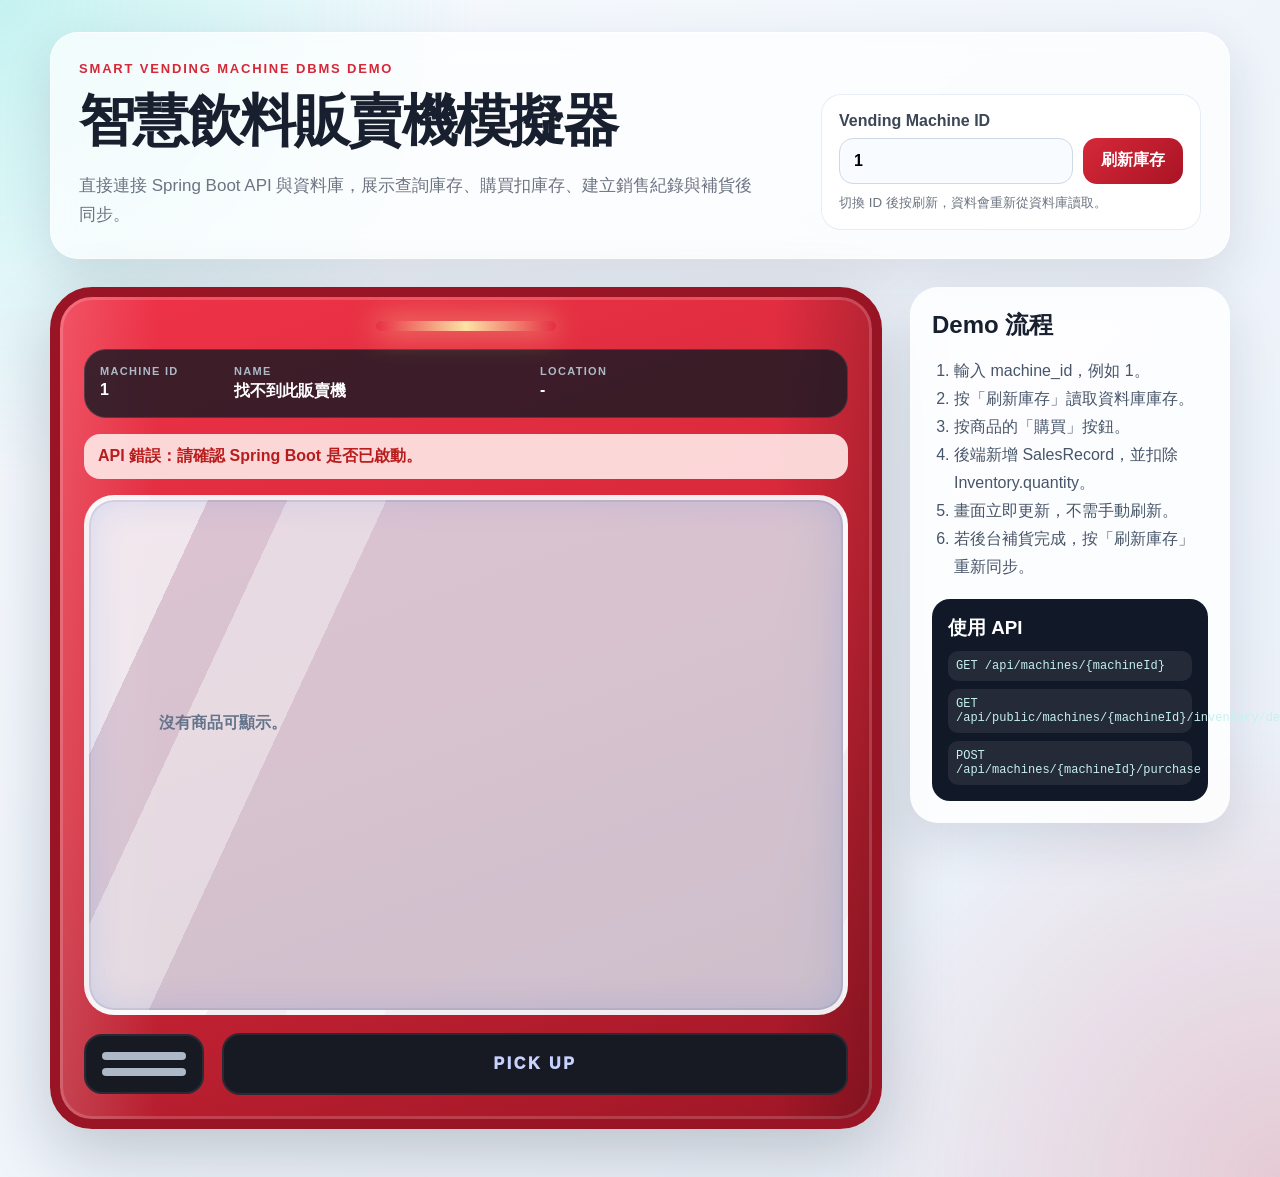
<file: backend/src/main/resources/static/vending-machine-simulator.html>
<!DOCTYPE html>
<html lang="zh-Hant">
<head>
    <meta charset="UTF-8">
    <meta name="viewport" content="width=device-width, initial-scale=1.0">
    <title>智慧販賣機模擬器</title>
    <link rel="stylesheet" href="vending-machine-simulator.css">
</head>
<body>
    <main class="page-shell">
        <section class="hero-panel">
            <div>
                <p class="eyebrow">Smart Vending Machine DBMS Demo</p>
                <h1>智慧飲料販賣機模擬器</h1>
                <p class="hero-text">直接連接 Spring Boot API 與資料庫，展示查詢庫存、購買扣庫存、建立銷售紀錄與補貨後同步。</p>
            </div>

            <form id="machine-form" class="machine-form">
                <label for="machine-id-input">Vending Machine ID</label>
                <div class="machine-input-row">
                    <input id="machine-id-input" type="number" min="1" value="1" required>
                    <button type="submit">刷新庫存</button>
                </div>
                <small>切換 ID 後按刷新，資料會重新從資料庫讀取。</small>
            </form>
        </section>

        <section class="simulator-layout">
            <section class="vending-machine" aria-label="自動販賣機">
                <div class="machine-top-light"></div>

                <header class="machine-header">
                    <div>
                        <span class="machine-label">MACHINE ID</span>
                        <strong id="machine-id-display">-</strong>
                    </div>
                    <div>
                        <span class="machine-label">NAME</span>
                        <strong id="machine-name-display">尚未載入</strong>
                    </div>
                    <div>
                        <span class="machine-label">LOCATION</span>
                        <strong id="machine-location-display">-</strong>
                    </div>
                </header>

                <div id="status-message" class="status-message info">請輸入 machine_id，按「刷新庫存」。</div>

                <div class="glass-window">
                    <div id="product-grid" class="product-grid empty-state">
                        <p>尚未載入商品。</p>
                    </div>
                </div>

                <footer class="machine-footer">
                    <div class="coin-slot">
                        <span></span>
                        <span></span>
                    </div>
                    <div class="pickup-box">PICK UP</div>
                </footer>
            </section>

            <aside class="demo-panel">
                <h2>Demo 流程</h2>
                <ol>
                    <li>輸入 machine_id，例如 1。</li>
                    <li>按「刷新庫存」讀取資料庫庫存。</li>
                    <li>按商品的「購買」按鈕。</li>
                    <li>後端新增 SalesRecord，並扣除 Inventory.quantity。</li>
                    <li>畫面立即更新，不需手動刷新。</li>
                    <li>若後台補貨完成，按「刷新庫存」重新同步。</li>
                </ol>

                <div class="api-card">
                    <h3>使用 API</h3>
                    <code>GET /api/machines/{machineId}</code>
                    <code>GET /api/public/machines/{machineId}/inventory/details</code>
                    <code>POST /api/machines/{machineId}/purchase</code>
                </div>
            </aside>
        </section>
    </main>

    <script src="vending-machine-simulator.js"></script>
</body>
</html>
</file>
<file: frontend/smart-vending/css/style.css>
/* ══════════════════════════════════════════════════════
   Smart Vending 管理平台樣式表
   ══════════════════════════════════════════════════════ */

:root {
    --bg: #0f1117;
    --surface: #1a1d27;
    --surface2: #22263a;
    --border: #2e3250;
    --accent: #4f7cff;
    --accent2: #7c5cff;
    --success: #22c55e;
    --warn: #f59e0b;
    --danger: #ef4444;
    --text: #e8eaf6;
    --muted: #6b7280;
    --mono: 'JetBrains Mono', monospace;
}

* { box-sizing: border-box; margin: 0; padding: 0; }
body { font-family: 'Noto Sans TC', sans-serif; background: var(--bg); color: var(--text); overflow-x: hidden; }

/* ── LOGIN ── */
#login-screen {
    position: fixed; inset: 0; z-index: 200;
    background: var(--bg);
    display: flex; align-items: center; justify-content: center;
}
.login-card {
    background: var(--surface);
    border: 1px solid var(--border);
    border-radius: 24px;
    padding: 48px 40px;
    width: 420px;
    animation: slideUp .4s ease;
}
@keyframes slideUp { from { opacity:0; transform:translateY(20px); } to { opacity:1; transform:none; } }
.login-logo {
    width: 56px; height: 56px;
    background: linear-gradient(135deg, var(--accent), var(--accent2));
    border-radius: 16px;
    display: flex; align-items: center; justify-content: center;
    font-size: 24px; margin-bottom: 24px;
}
.login-card h1 { font-size: 24px; font-weight: 900; margin-bottom: 6px; }
.login-card p { color: var(--muted); font-size: 14px; margin-bottom: 32px; }
.role-tabs { display: flex; gap: 8px; margin-bottom: 28px; }
.role-tab {
    flex: 1; padding: 10px; border-radius: 10px; border: 1px solid var(--border);
    background: transparent; color: var(--muted); cursor: pointer;
    font-family: inherit; font-size: 13px; font-weight: 500;
    transition: all .2s;
}
.role-tab.active { background: var(--accent); border-color: var(--accent); color: #fff; }
.form-group { margin-bottom: 16px; }
.form-group label { display: block; font-size: 12px; font-weight: 700; color: var(--muted); text-transform: uppercase; letter-spacing: .05em; margin-bottom: 8px; }
.form-group input {
    width: 100%; padding: 12px 16px;
    background: var(--surface2); border: 1px solid var(--border);
    border-radius: 10px; color: var(--text);
    font-family: inherit; font-size: 14px;
    transition: border-color .2s;
}
.form-group input:focus { outline: none; border-color: var(--accent); }
.form-group select {
    width: 100%; padding: 8px;
    border-radius: 8px; border: 1px solid var(--border);
    background: var(--surface2); color: var(--text);
    font-family: inherit;
}
.btn-login {
    width: 100%; padding: 14px;
    background: linear-gradient(135deg, var(--accent), var(--accent2));
    border: none; border-radius: 12px;
    color: #fff; font-weight: 700; font-size: 15px;
    cursor: pointer; transition: opacity .2s;
    margin-top: 8px;
}
.btn-login:hover { opacity: .9; }
.divider { text-align: center; color: var(--muted); font-size: 12px; margin: 20px 0; }
.btn-consumer {
    width: 100%; padding: 12px;
    background: transparent; border: 1px solid var(--border);
    border-radius: 12px; color: var(--muted);
    cursor: pointer; font-family: inherit; font-size: 14px;
    transition: all .2s;
}
.btn-consumer:hover { border-color: var(--text); color: var(--text); }
.error-msg { color: var(--danger); font-size: 13px; margin-top: 10px; display: none; }

/* ── LAYOUT ── */
#admin-view { display: none; min-height: 100vh; }
aside {
    position: fixed; top: 0; left: 0; bottom: 0; width: 240px;
    background: var(--surface); border-right: 1px solid var(--border);
    display: flex; flex-direction: column; z-index: 10;
}
.sidebar-header { padding: 28px 24px 20px; border-bottom: 1px solid var(--border); }
.sidebar-header h2 { font-size: 15px; font-weight: 900; color: var(--accent); }
.sidebar-header .badge {
    display: inline-block; margin-top: 6px;
    font-size: 10px; font-weight: 700; letter-spacing: .1em;
    text-transform: uppercase; color: var(--muted);
}
nav { flex: 1; padding: 16px 12px; display: flex; flex-direction: column; gap: 4px; }
.nav-item {
    display: flex; align-items: center; gap: 12px;
    padding: 10px 12px; border-radius: 10px;
    color: var(--muted); background: transparent; border: none;
    font-family: inherit; font-size: 14px; cursor: pointer;
    transition: all .15s; text-align: left; width: 100%;
}
.nav-item:hover { background: var(--surface2); color: var(--text); }
.nav-item.active { background: rgba(79,124,255,.15); color: var(--accent); }
.nav-item i { width: 18px; text-align: center; }
.sidebar-footer { padding: 16px 12px; border-top: 1px solid var(--border); }
.btn-logout {
    display: flex; align-items: center; gap: 12px;
    padding: 10px 12px; border-radius: 10px;
    color: var(--danger); background: transparent; border: none;
    font-family: inherit; font-size: 14px; cursor: pointer;
    transition: background .15s; width: 100%;
}
.btn-logout:hover { background: rgba(239,68,68,.1); }

main { margin-left: 240px; padding: 40px; min-height: 100vh; }
.page-header { margin-bottom: 32px; }
.page-header h2 { font-size: 28px; font-weight: 900; }
.page-header p { color: var(--muted); font-size: 14px; margin-top: 4px; }

/* ── CARDS ── */
.grid-2 { display: grid; grid-template-columns: 1fr 1fr; gap: 20px; }
.grid-3 { display: grid; grid-template-columns: repeat(3, 1fr); gap: 20px; }
.card {
    background: var(--surface); border: 1px solid var(--border);
    border-radius: 16px; padding: 24px;
}

.stat-card .label { font-size: 11px; font-weight: 700; text-transform: uppercase; letter-spacing: .08em; color: var(--muted); margin-bottom: 12px; }
.stat-card .value { font-size: 40px; font-weight: 900; font-family: var(--mono); line-height: 1; }
.stat-card .sub { font-size: 12px; color: var(--muted); margin-top: 6px; }
.accent-blue { color: var(--accent); }
.accent-red { color: var(--danger); }
.accent-yellow { color: var(--warn); }
.accent-green { color: var(--success); }

/* ── TABLE ── */
table { width: 100%; border-collapse: collapse; }
th { font-size: 11px; font-weight: 700; text-transform: uppercase; letter-spacing: .08em; color: var(--muted); padding: 0 16px 12px; text-align: left; }
td { padding: 14px 16px; font-size: 14px; border-top: 1px solid var(--border); }
tr:hover td { background: var(--surface2); }
.badge { display: inline-flex; align-items: center; gap: 5px; padding: 4px 10px; border-radius: 20px; font-size: 11px; font-weight: 700; }
.badge-ok { background: rgba(34,197,94,.12); color: var(--success); }
.badge-warn { background: rgba(245,158,11,.12); color: var(--warn); }
.badge-err { background: rgba(239,68,68,.12); color: var(--danger); }

/* ── BUTTONS ── */
.btn { padding: 8px 16px; border-radius: 8px; border: none; cursor: pointer; font-family: inherit; font-size: 13px; font-weight: 700; transition: all .15s; }
.btn-primary { background: var(--accent); color: #fff; }
.btn-primary:hover { background: #3a6bff; }
.btn-ghost { background: var(--surface2); color: var(--text); border: 1px solid var(--border); }
.btn-ghost:hover { border-color: var(--accent); }
.btn-sm { padding: 6px 12px; font-size: 12px; }

/* ── MODAL ── */
.modal-backdrop {
    position: fixed; inset: 0; background: rgba(0,0,0,.6);
    z-index: 100; display: none; align-items: center; justify-content: center;
}
.modal-backdrop.open { display: flex; }
.modal {
    background: var(--surface); border: 1px solid var(--border);
    border-radius: 20px; padding: 32px; width: 480px;
    max-height: calc(100vh - 48px); overflow-y: auto;
    animation: slideUp .25s ease;
}
.modal h3 { font-size: 18px; font-weight: 900; margin-bottom: 20px; }
.modal-footer { display: flex; gap: 10px; justify-content: flex-end; margin-top: 24px; }
.modal-add-machine {
    width: min(760px, calc(100vw - 32px));
    display: flex; flex-direction: column;
    overflow: hidden;
}
.modal-add-machine .machine-inventory-picker {
    display: flex; flex-direction: column; gap: 10px;
    max-height: min(320px, 36vh);
    overflow-y: auto;
    padding-right: 6px;
}
.modal-add-machine .form-group { margin-bottom: 14px; }
.region-grid { display: grid; grid-template-columns: repeat(auto-fill, minmax(260px, 1fr)); gap: 16px; }
.region-card { display: flex; flex-direction: column; gap: 14px; }
.region-card-top { display:flex; justify-content:space-between; align-items:flex-start; gap:12px; }
.region-title { font-size:18px; font-weight:900; }
.region-meta { color:var(--muted); font-size:12px; margin-top:4px; line-height:1.5; }
.region-actions { display:flex; gap:8px; flex-wrap:wrap; margin-top:auto; }

/* ── CHART BAR ── */
.bar-row { display: flex; align-items: center; gap: 12px; margin-bottom: 16px; }
.bar-label { width: 100px; font-size: 13px; color: var(--muted); flex-shrink: 0; }
.bar-track { flex: 1; height: 8px; background: var(--surface2); border-radius: 4px; overflow: hidden; }
.bar-fill { height: 100%; border-radius: 4px; background: linear-gradient(90deg, var(--accent), var(--accent2)); transition: width .8s ease; }
.bar-val { width: 60px; font-size: 13px; font-weight: 700; font-family: var(--mono); text-align: right; }

/* ── CONSUMER ── */
#consumer-view {
    display: none; min-height: 100vh;
    background: linear-gradient(135deg, #1a1d27 0%, #0f1117 100%);
    align-items: center; justify-content: center;
}
.phone-frame {
    width: 360px; background: var(--surface);
    border: 1px solid var(--border); border-radius: 40px;
    overflow: hidden; box-shadow: 0 40px 80px rgba(0,0,0,.5);
}
.phone-top {
    background: linear-gradient(135deg, var(--accent), var(--accent2));
    padding: 28px 24px 32px; color: #fff;
}
.phone-top-nav { display: flex; justify-content: space-between; align-items: center; margin-bottom: 20px; }
.phone-top h3 { font-size: 20px; font-weight: 900; }
.phone-top p { font-size: 12px; opacity: .7; margin-top: 4px; }
.phone-body { padding: 24px; }
.stock-item {
    display: flex; justify-content: space-between; align-items: center;
    padding: 16px; background: var(--surface2); border-radius: 14px;
    margin-bottom: 10px; border: 1px solid var(--border);
}
.stock-item .name { font-weight: 700; font-size: 14px; }
.stock-item .price { font-size: 12px; color: var(--muted); margin-top: 2px; }

/* ── TOAST ── */
#toast {
    position: fixed; bottom: 30px; left: 50%; transform: translateX(-50%);
    background: var(--surface2); border: 1px solid var(--border);
    padding: 12px 24px; border-radius: 40px;
    font-size: 14px; font-weight: 500;
    opacity: 0; transition: opacity .3s; pointer-events: none;
    z-index: 999;
}
#toast.show { opacity: 1; }
</file>
<file: backend/src/main/resources/static/vending-machine-simulator.css>
:root {
    --machine-red: #d62839;
    --machine-dark: #171923;
    --machine-panel: #242938;
    --glass: rgba(217, 244, 255, 0.76);
    --glass-border: rgba(255, 255, 255, 0.72);
    --accent: #28d6c4;
    --warning: #ffb703;
    --danger: #e63946;
    --ok: #2a9d8f;
    --text: #18202f;
    --muted: #6d7482;
    --shadow: 0 24px 70px rgba(15, 23, 42, 0.22);
}

* {
    box-sizing: border-box;
}

body {
    margin: 0;
    min-height: 100vh;
    font-family: -apple-system, BlinkMacSystemFont, "Segoe UI", "Noto Sans TC", sans-serif;
    color: var(--text);
    background:
        radial-gradient(circle at top left, rgba(40, 214, 196, 0.24), transparent 30rem),
        radial-gradient(circle at bottom right, rgba(214, 40, 57, 0.18), transparent 28rem),
        linear-gradient(135deg, #f7fbff 0%, #e8eef7 100%);
}

.page-shell {
    width: min(1180px, calc(100% - 32px));
    margin: 0 auto;
    padding: 32px 0 48px;
}

.hero-panel {
    display: grid;
    grid-template-columns: 1fr minmax(280px, 380px);
    gap: 24px;
    align-items: end;
    padding: 28px;
    margin-bottom: 28px;
    border: 1px solid rgba(255, 255, 255, 0.72);
    border-radius: 28px;
    background: rgba(255, 255, 255, 0.72);
    box-shadow: 0 18px 50px rgba(26, 37, 64, 0.12);
    backdrop-filter: blur(18px);
}

.eyebrow {
    margin: 0 0 8px;
    color: var(--machine-red);
    font-size: 13px;
    font-weight: 800;
    letter-spacing: 0.14em;
    text-transform: uppercase;
}

h1, h2, h3, p {
    margin-top: 0;
}

h1 {
    margin-bottom: 12px;
    font-size: clamp(32px, 5vw, 56px);
    letter-spacing: -0.04em;
}

.hero-text {
    max-width: 680px;
    margin-bottom: 0;
    color: var(--muted);
    font-size: 17px;
    line-height: 1.7;
}

.machine-form {
    padding: 18px;
    border-radius: 20px;
    background: #ffffff;
    box-shadow: inset 0 0 0 1px #e7edf5;
}

.machine-form label {
    display: block;
    margin-bottom: 8px;
    color: #3d4656;
    font-weight: 800;
}

.machine-input-row {
    display: grid;
    grid-template-columns: 1fr auto;
    gap: 10px;
}

input, button {
    font: inherit;
}

input {
    width: 100%;
    padding: 13px 14px;
    border: 1px solid #cfd8e5;
    border-radius: 14px;
    outline: none;
    background: #f8fbff;
    font-weight: 800;
}

input:focus {
    border-color: var(--accent);
    box-shadow: 0 0 0 4px rgba(40, 214, 196, 0.16);
}

button {
    border: 0;
    border-radius: 14px;
    padding: 12px 18px;
    color: white;
    background: linear-gradient(135deg, var(--machine-red), #a91424);
    font-weight: 900;
    cursor: pointer;
    transition: transform 0.15s ease, filter 0.15s ease, opacity 0.15s ease;
}

button:hover:not(:disabled) {
    transform: translateY(-1px);
    filter: brightness(1.05);
}

button:disabled {
    opacity: 0.48;
    cursor: not-allowed;
}

.machine-form small {
    display: block;
    margin-top: 10px;
    color: var(--muted);
}

.simulator-layout {
    display: grid;
    grid-template-columns: minmax(0, 1fr) 320px;
    gap: 28px;
    align-items: start;
}

.vending-machine {
    position: relative;
    overflow: hidden;
    padding: 24px;
    border: 10px solid #991525;
    border-radius: 42px;
    background:
        linear-gradient(90deg, rgba(255,255,255,0.16), transparent 12%, transparent 88%, rgba(0,0,0,0.18)),
        linear-gradient(160deg, #ef3348 0%, var(--machine-red) 46%, #9e1626 100%);
    box-shadow: var(--shadow), inset 0 0 0 3px rgba(255,255,255,0.16);
}

.machine-top-light {
    height: 10px;
    width: 180px;
    margin: 0 auto 18px;
    border-radius: 999px;
    background: linear-gradient(90deg, transparent, #fff6b0, transparent);
    opacity: 0.9;
    box-shadow: 0 0 30px rgba(255, 246, 176, 0.8);
}

.machine-header {
    display: grid;
    grid-template-columns: 120px 1fr 1fr;
    gap: 14px;
    padding: 16px;
    border-radius: 22px;
    color: white;
    background: rgba(23, 25, 35, 0.82);
    box-shadow: inset 0 0 0 1px rgba(255,255,255,0.12);
}

.machine-label {
    display: block;
    margin-bottom: 4px;
    color: #aeb9c8;
    font-size: 11px;
    font-weight: 900;
    letter-spacing: 0.12em;
}

.machine-header strong {
    font-size: 16px;
}

.status-message {
    margin: 16px 0;
    padding: 12px 14px;
    border-radius: 16px;
    font-weight: 800;
}

.status-message.info { background: rgba(255,255,255,0.86); color: #334155; }
.status-message.success { background: rgba(209, 250, 229, 0.92); color: #047857; }
.status-message.error { background: rgba(254, 226, 226, 0.94); color: #b91c1c; }
.status-message.loading { background: rgba(219, 234, 254, 0.94); color: #1d4ed8; }

.glass-window {
    min-height: 520px;
    padding: 22px;
    border: 5px solid var(--glass-border);
    border-radius: 30px;
    background:
        linear-gradient(115deg, rgba(255,255,255,0.60) 0 12%, transparent 12% 20%, rgba(255,255,255,0.38) 20% 30%, transparent 30%),
        var(--glass);
    box-shadow: inset 0 0 35px rgba(37, 99, 235, 0.14), inset 0 0 0 2px rgba(8, 47, 73, 0.08);
}

.product-grid {
    display: grid;
    grid-template-columns: repeat(auto-fill, minmax(180px, 1fr));
    gap: 18px;
}

.empty-state {
    display: grid;
    min-height: 420px;
    place-items: center;
    color: #64748b;
    font-weight: 800;
}

.product-card {
    position: relative;
    display: grid;
    gap: 10px;
    padding: 16px;
    border-radius: 22px;
    background: rgba(255, 255, 255, 0.88);
    box-shadow: 0 14px 28px rgba(30, 41, 59, 0.12), inset 0 0 0 1px rgba(255,255,255,0.9);
}

.product-card.low-stock {
    box-shadow: 0 14px 28px rgba(30, 41, 59, 0.12), inset 0 0 0 3px rgba(255, 183, 3, 0.82);
}

.product-card.sold-out {
    filter: grayscale(0.55);
    opacity: 0.72;
}

.drink-image {
    width: 82px;
    height: 112px;
    margin: 0 auto;
    object-fit: contain;
    filter: drop-shadow(0 12px 14px rgba(15, 23, 42, 0.18));
}

.product-name {
    margin: 0;
    font-size: 18px;
    line-height: 1.25;
}

.product-meta {
    margin: 0;
    color: var(--muted);
    font-size: 13px;
}

.product-stats {
    display: grid;
    grid-template-columns: 1fr 1fr;
    gap: 8px;
}

.stat-pill {
    padding: 8px;
    border-radius: 12px;
    background: #f1f5f9;
    text-align: center;
    font-weight: 900;
}

.stat-pill span {
    display: block;
    color: var(--muted);
    font-size: 11px;
    font-weight: 800;
}

.low-stock-badge,
.sold-out-badge {
    display: inline-flex;
    justify-content: center;
    padding: 7px 10px;
    border-radius: 999px;
    font-size: 13px;
    font-weight: 950;
}

.low-stock-badge {
    color: #7c2d12;
    background: #fde68a;
}

.sold-out-badge {
    color: white;
    background: var(--danger);
}

.buy-button {
    width: 100%;
    margin-top: 2px;
    background: linear-gradient(135deg, #111827, #374151);
}

.machine-footer {
    display: grid;
    grid-template-columns: 120px 1fr;
    gap: 18px;
    align-items: center;
    margin-top: 18px;
}

.coin-slot,
.pickup-box {
    border-radius: 18px;
    background: var(--machine-dark);
    box-shadow: inset 0 0 0 2px rgba(255,255,255,0.08);
}

.coin-slot {
    display: grid;
    gap: 8px;
    padding: 18px;
}

.coin-slot span {
    height: 8px;
    border-radius: 999px;
    background: #aeb9c8;
}

.pickup-box {
    padding: 22px;
    color: #c7d2fe;
    text-align: center;
    font-weight: 950;
    letter-spacing: 0.16em;
}

.demo-panel {
    padding: 22px;
    border-radius: 28px;
    background: rgba(255, 255, 255, 0.84);
    box-shadow: 0 18px 50px rgba(26, 37, 64, 0.12);
    position: sticky;
    top: 18px;
}

.demo-panel h2 {
    margin-bottom: 12px;
}

.demo-panel ol {
    padding-left: 22px;
    color: #475569;
    line-height: 1.75;
}

.api-card {
    margin-top: 18px;
    padding: 16px;
    border-radius: 18px;
    background: #111827;
    color: white;
}

.api-card h3 {
    margin-bottom: 10px;
}

.api-card code {
    display: block;
    margin-top: 8px;
    padding: 8px;
    border-radius: 10px;
    color: #c4f1ee;
    background: rgba(255,255,255,0.08);
    font-size: 12px;
    white-space: normal;
}

@media (max-width: 900px) {
    .hero-panel,
    .simulator-layout,
    .machine-header {
        grid-template-columns: 1fr;
    }

    .demo-panel {
        position: static;
    }
}

@media (max-width: 560px) {
    .page-shell {
        width: min(100% - 18px, 1180px);
        padding-top: 12px;
    }

    .hero-panel,
    .vending-machine {
        padding: 16px;
        border-radius: 24px;
    }

    .machine-input-row,
    .machine-footer {
        grid-template-columns: 1fr;
    }

    .glass-window {
        padding: 14px;
    }
}
</file>
